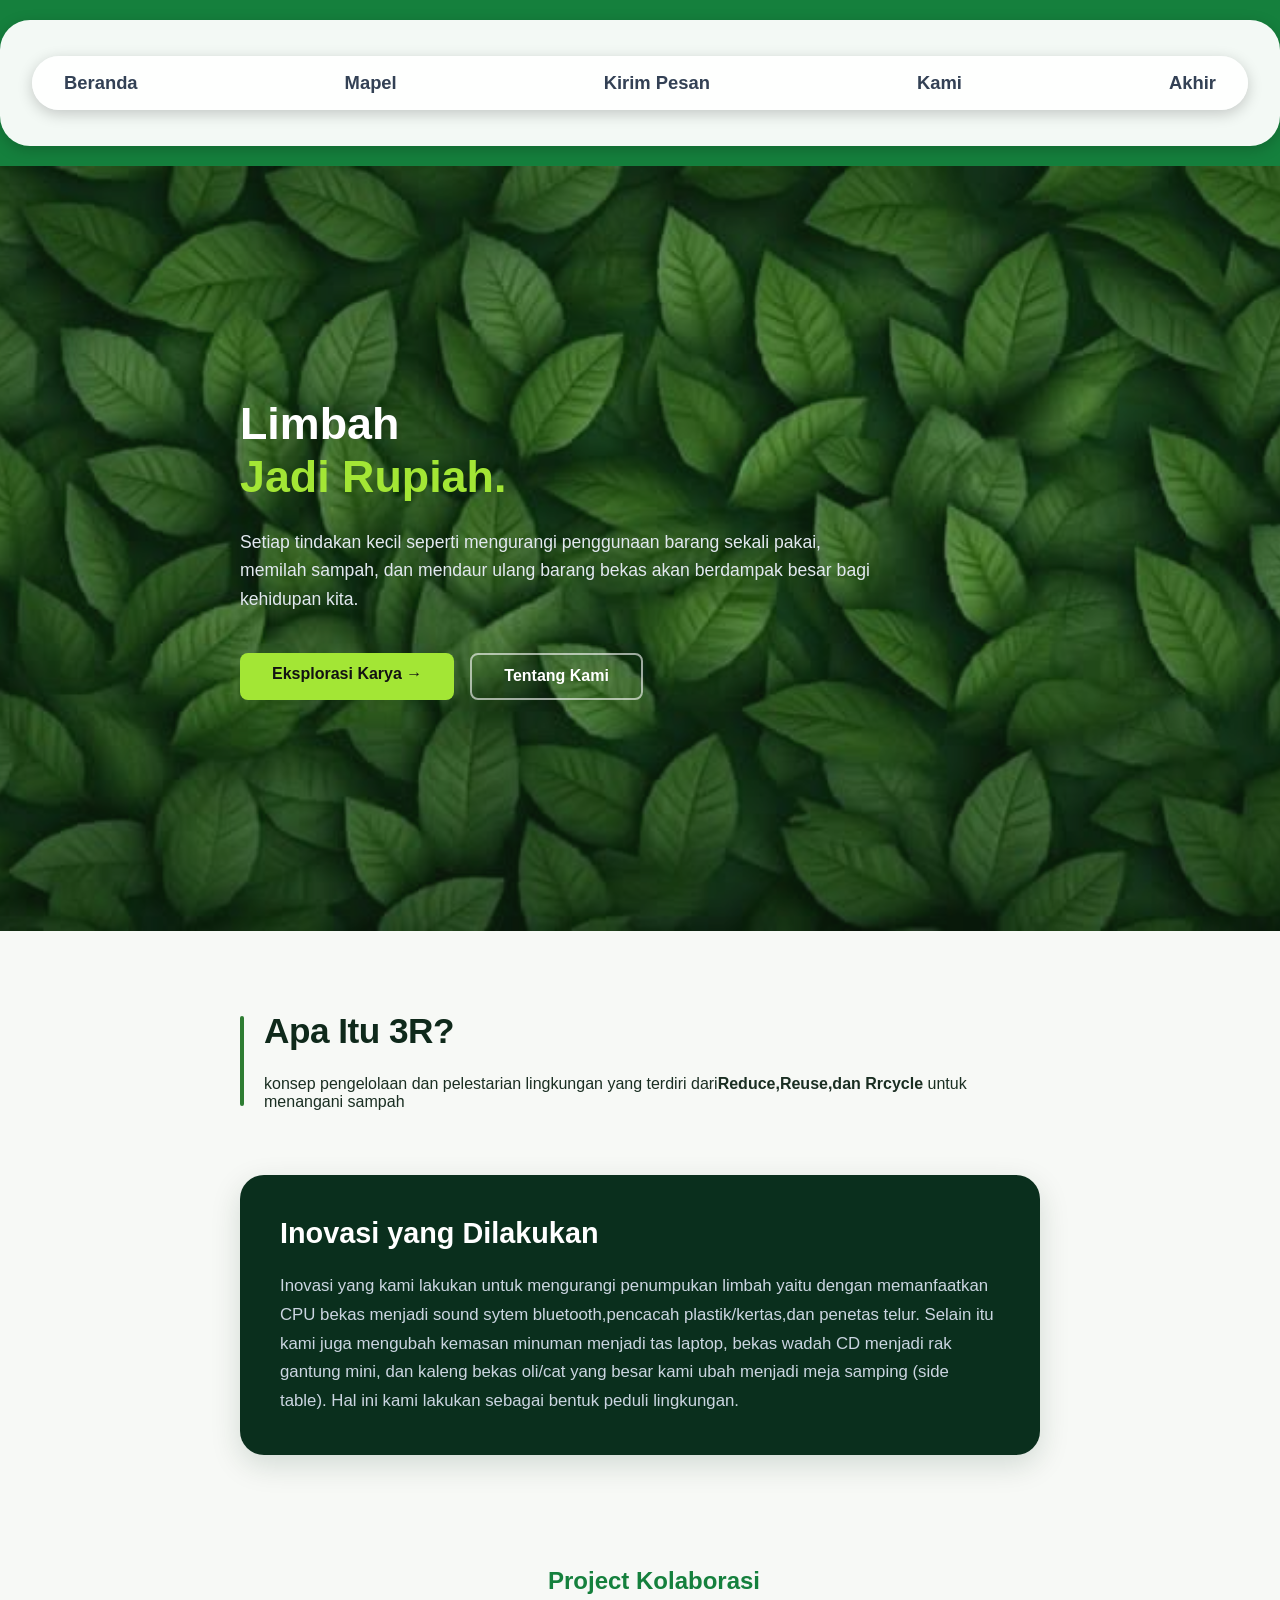
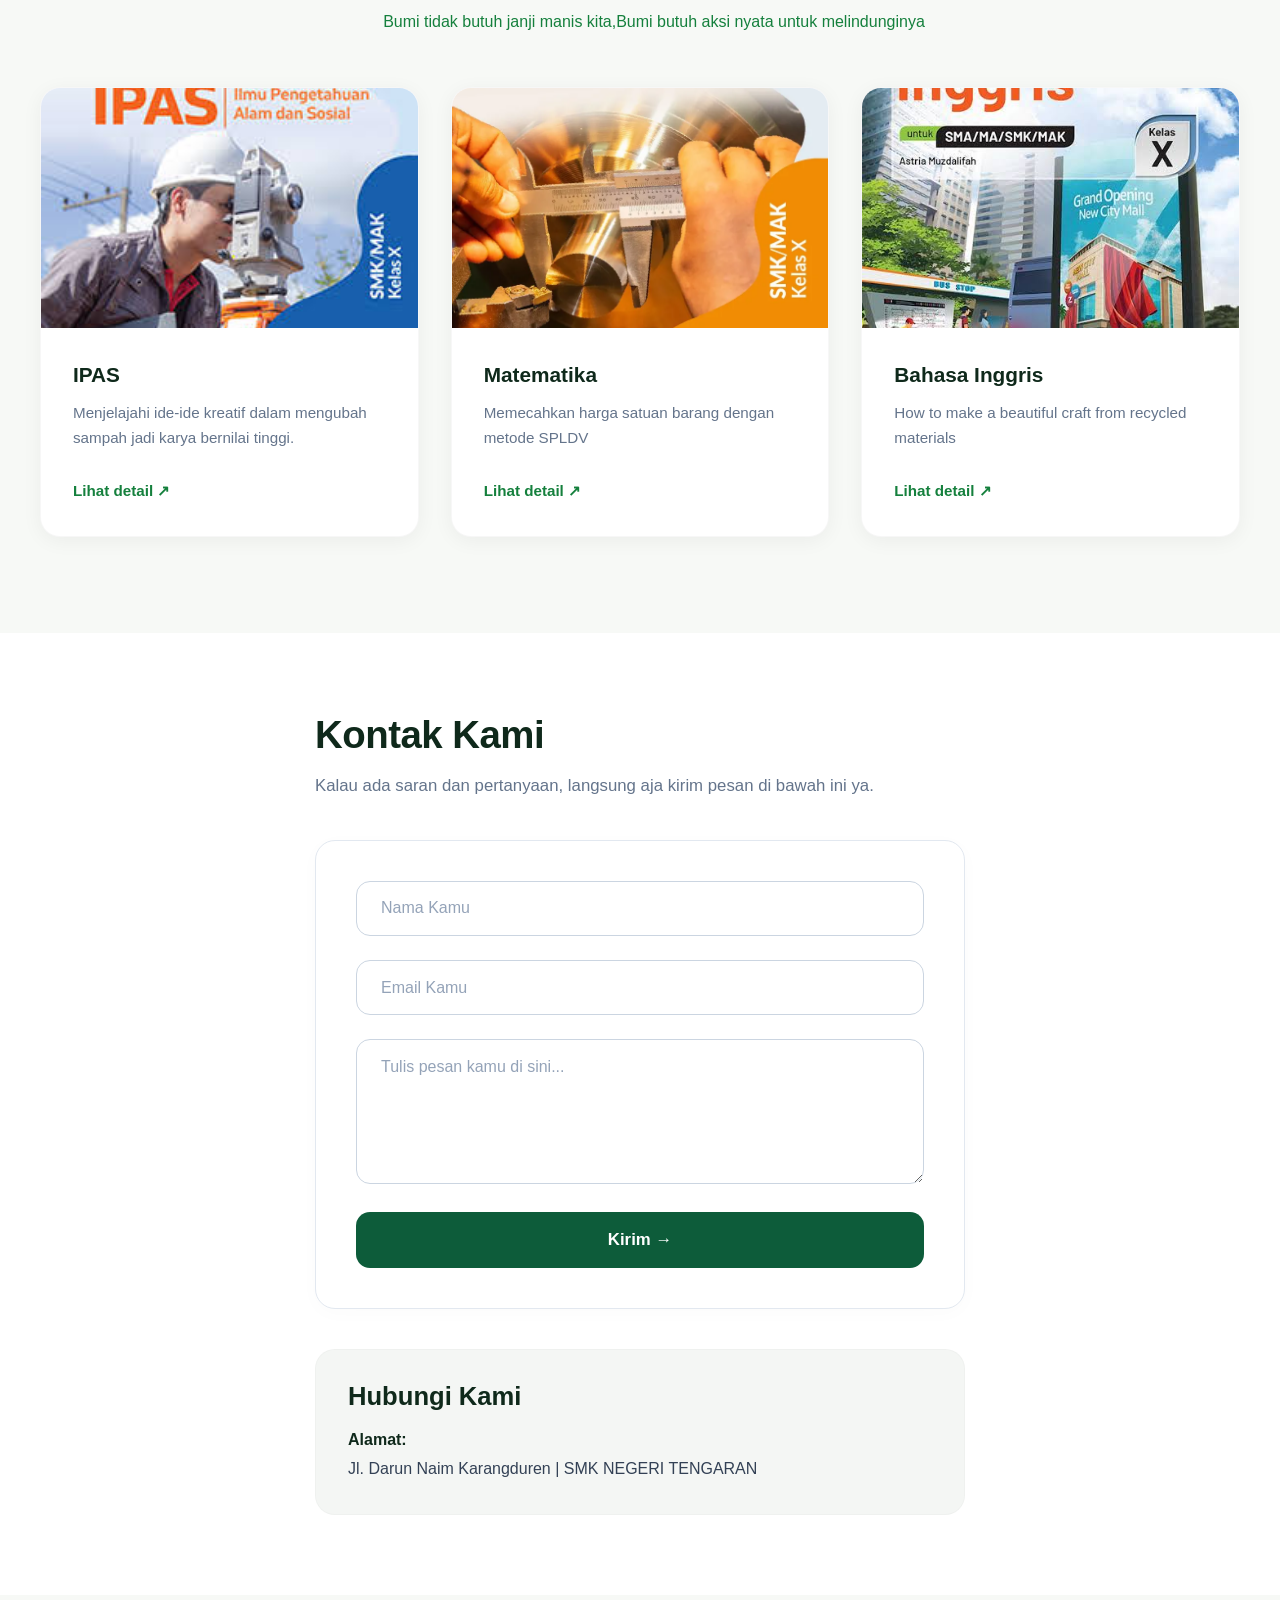
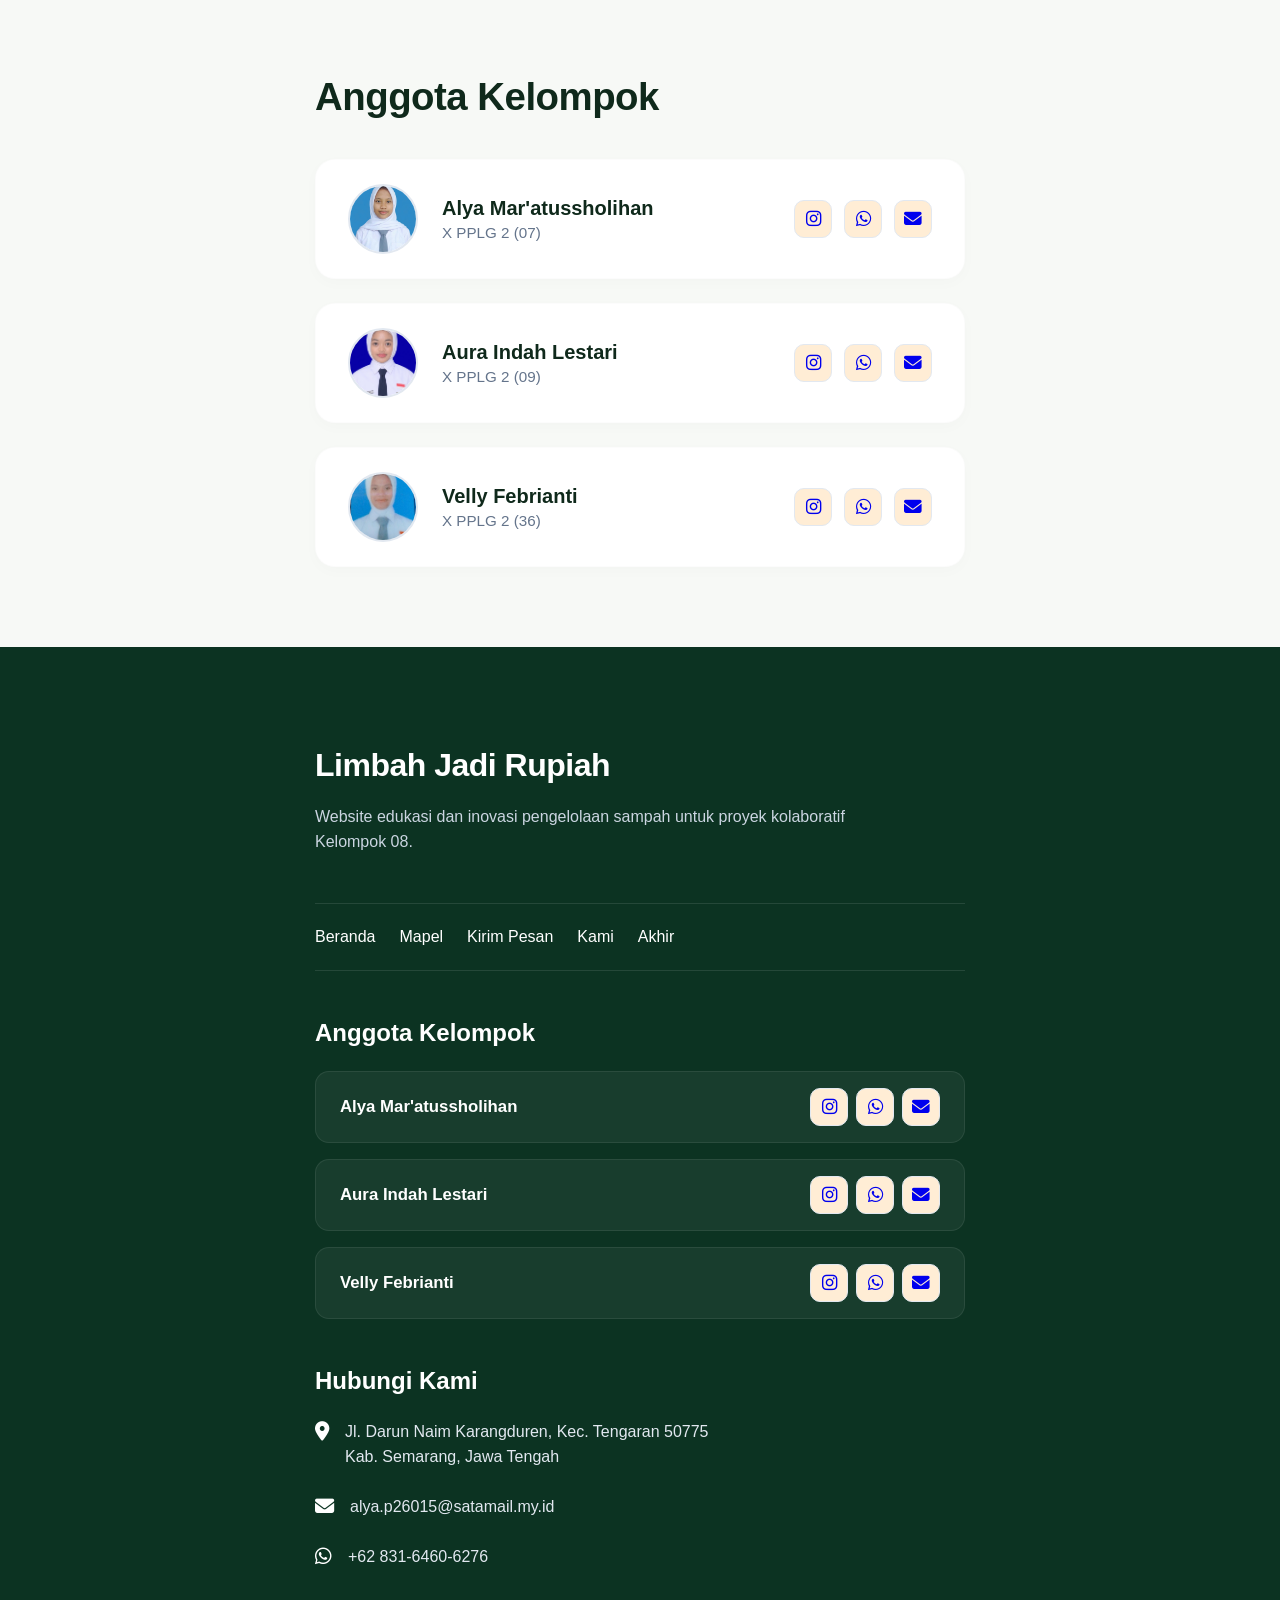
<file: index.html>
<!DOCTYPE html>
<html lang="id">
<head>
    <meta charset="UTF-8">
    <meta name="viewport" content="width=device-width, initial-scale=1.0">
    <title>JadiRupiah- EcoCycle</title>
    <link rel="stylesheet" href="style.css">
    <link rel="stylesheet" href="https://cdnjs.cloudflare.com/ajax/libs/font-awesome/6.7.2/css/all.min.css">
</head>
<body>

    <!-- Header / Navigasi -->
    <header class="navbar" id="beranda">
            
                <!-- Daftar Link Menu -->
                <nav class="navbar">
                    <a href="#beranda" class="popup-item">Beranda</a>
                    <a href="#mapel" class="popup-item">Mapel </a>
                    <a href="#kontak" class="popup-item">Kirim Pesan</a>
                    <a href="#datadiri" class="popup-item">Kami</a>
                    <a href="#akhir" class="popup-item">Akhir</a>
                </nav>
   </header>

    <!-- Hero Section -->
    <section class="hero-section">
        <div class="hero-overlay"></div>
        <div class="hero-content">
            
            <h1 class="hero-title">
                Limbah<br>
                <span class="highlight-text">Jadi Rupiah.</span>
            </h1>

            <p class="hero-description">Setiap tindakan kecil seperti mengurangi penggunaan barang sekali pakai, memilah sampah, dan mendaur ulang barang bekas akan berdampak besar bagi kehidupan kita.</p>

            <div class="hero-buttons">
                <a href="ipas.html" class="btn btn-primary">Eksplorasi Karya &rarr;</a>
                <a href="#datadiri" class="btn btn-secondary">Tentang Kami</a>
            </div>

        </div>
    </section>

    <!-- Section Permasalahan & Solusi -->
    <section class="content-section">
        <div class="container">
            
            <!-- Blok Permasalahan Utama -->
            <div class="problem-block">
                <h2 class="section-title">Apa Itu 3R?</h2>
                <p class="problem-text">
                 <p>konsep pengelolaan dan pelestarian lingkungan yang terdiri dari<strong>Reduce,Reuse,dan Rrcycle</strong> untuk menangani sampah</p>   
                </p>
            </div>

            <!-- Blok Analisis Penyelesaian Masalah -->
            <div class="solution-card">
                <h3 class="card-title">Inovasi yang Dilakukan</h3>
                <p class="card-text">
                   Inovasi yang kami lakukan untuk mengurangi penumpukan limbah yaitu dengan memanfaatkan CPU bekas menjadi sound sytem bluetooth,pencacah plastik/kertas,dan penetas telur. Selain itu kami juga mengubah kemasan minuman menjadi tas laptop, bekas wadah CD menjadi rak gantung mini, dan kaleng bekas oli/cat yang besar kami ubah menjadi meja samping (side table). Hal ini kami lakukan sebagai bentuk peduli lingkungan.
                </p>
            </div>

        </div>
    </section>

    <!-- Section Galeri Karya -->
    <section class="gallery-section" id="mapel">
        <div class="gallery-container">
            
            <!-- Header Galeri -->
            <div class="gallery-header">
                <h1>Project Kolaborasi</h1>
                <br>
                <p>Bumi tidak butuh janji manis kita,Bumi butuh aksi nyata untuk melindunginya</p>
            </div>

            <!-- Grid Layout -->
            <div class="gallery-grid">
                
                
                <div class="card">
                    <div class="card-image-wrapper">
                        <img src="IPAS.jpg" alt="IPAS" class="card-image">
                    </div>
                    <div class="card-body">
                        <h4 class="card-item-title">IPAS</h4>
                        <p class="card-item-text">Menjelajahi ide-ide kreatif dalam mengubah sampah jadi karya bernilai tinggi.</p>
                        <a href="ipas.html" class="card-link">Lihat detail &nearr;</a>
                    </div>
                </div>

                
                <div class="card">
                    <div class="card-image-wrapper">
                        <img src="MATEMATIKA.webp" alt="MATEMATIKA" class="card-image">
                    </div>
                    <div class="card-body">
                        <h4 class="card-item-title">Matematika</h4>
                        <p class="card-item-text">Memecahkan harga satuan barang dengan metode SPLDV</p>
                        <a href="mtk.html" class="card-link">Lihat detail &nearr;</a>
                    </div>
                </div>

                
                <div class="card">
                    <div class="card-image-wrapper">
                        <img src="BAHASA INGGRIS.jpg" alt="BAHASA INGGRIS" class="card-image">
                    </div>
                    <div class="card-body">
                        <h4 class="card-item-title">Bahasa Inggris</h4>
                        <p class="card-item-text">How to make a beautiful craft from recycled materials</p>
                        <a href="inggris.html" class="card-link">Lihat detail &nearr;</a>
                    </div>
                </div>
        </div>
    </section>


    <!-- Section Kontak Kami -->
    
    <section class="contact-section">
        <div class="contact-container">
            
            <!-- Judul Deskripsi -->
            <div class="contact-header">
                <h2 class="contact-title">Kontak Kami</h2>
                <p class="contact-subtitle">Kalau ada saran dan pertanyaan, langsung aja kirim pesan di bawah ini ya.</p>
            </div>

            <!-- Formulir Kontak -->
            <form class="contact-form" onsubmit="return false;" id="kontak">
                <div class="form-group">
                    <input type="text" id="name" placeholder="Nama Kamu" required class="form-input">
                </div>
                
                <div class="form-group">
                    <input type="email" id="email" placeholder="Email Kamu" required class="form-input">
                </div>
                
                <div class="form-group">
                    <textarea id="message" rows="6" placeholder="Tulis pesan kamu di sini..." required class="form-input textarea-input"></textarea>
                </div>
                
                <button type="submit" class="btn-kirim">
                    Kirim &rarr;
                </button>
            </form>

            <!-- Informasi Kontak Tambahan -->
            <div class="info-card">
                <h3 class="info-title">Hubungi Kami</h3>
                <div class="info-item">
                    <strong>Alamat:</strong>
                    <p>Jl. Darun Naim Karangduren | SMK NEGERI TENGARAN</p>
                </div>
            </div>

        </div>
    </section>

    <!-- Section Anggota Kelompok -->
    <section class="team-section" id="datadiri">
        <div class="team-container">
            
            <h2 class="team-section-title">Anggota Kelompok</h2>

            <div class="team-list">
                
                <!-- Anggota 1 -->
                <div class="member-card">
                    <div class="member-info">
                        <div class="avatar-wrapper">
                            <!-- Ganti placeholder.jpg dengan foto asli -->
                            <img src="alyamar.jpg" alt="Alya Mar'atussholihan" class="member-avatar">
                        </div>
                        <div class="member-detail">
                            <h4 class="member-name">Alya Mar'atussholihan</h4>
                            <p class="member-class">X PPLG 2 (07)</p>
                        </div>
                    </div>
                    <div class="member-socials">
                        <a href="https://www.instagram.com/allyeeyys?rpxt=ZHNoNG5jMzJnc3Jv" class="social-icon" aria-label="Instagram" target="_blank">
                        <i class="fab fa-instagram"></i></a>
                        <a href="https://wa.link/683gnc" class="social-icon" aria-label="WhatsApp"> <i class="fab fa-whatsapp"></i></a>
                        <a href="mailto:alya.p26015@satamail.may.id" class="social-icon" aria-label="Email"><i class="fas fa-envelope"></i></a>
                    </div>
                </div>

                <!-- Anggota 2 -->
                <div class="member-card">
                    <div class="member-info">
                        <div class="avatar-wrapper">
                            <img src="auraindah.jpg" alt="Aura Indah Lestari" class="member-avatar">
                        </div>
                        <div class="member-detail">
                            <h4 class="member-name">Aura Indah Lestari</h4>
                            <p class="member-class">X PPLG 2 (09)</p>
                        </div>
                    </div>
                    <div class="member-socials">
                        <a href="https://www.instagram.com/aurindhlstr_?rpxt=aTluaGZzZTNka2t0" class="social-icon" aria-label="Instagram"><i class="fab fa-instagram"></i></a>
                        <a href="https://wa.link/bvyb93" class="social-icon" aria-label="WhatsApp"><i class="fab fa-whatsapp"></i></a>
                        <a href="mailto:aura.p26031@satamail.may.id" class="social-icon" aria-label="Email"><i class="fas fa-envelope"></i></a>
                    </div>
                </div>

                <!-- Anggota 3 -->
                <div class="member-card">
                    <div class="member-info">
                        <div class="avatar-wrapper">
                            <img src="VELLY.jpeg" alt="Velly Febrianti" class="member-avatar">
                        </div>
                        <div class="member-detail">
                            <h4 class="member-name">Velly Febrianti</h4>
                            <p class="member-class">X PPLG 2 (36)</p>
                        </div>
                    </div>
                    <div class="member-socials">
                        <a href="https://www.instagram.com/vellzz48?xtok=bDFvdmV5bmt6cml3" class="social-icon" aria-label="Instagram">
                        <i class="fab fa-instagram"></i></a>
                        <a href="https://wa.me/62895383135930" class="social-icon" aria-label="WhatsApp"><i class="fab fa-whatsapp"></i></a>
                        <a href="mailto:velly.p26136@satamail.may.id" class="social-icon" aria-label="Email"><i class="fas fa-envelope"></i></a>
                    </div>
                </div>

            </div>

        </div>
    </section>

    <!-- Footer Section -->
    <footer class="site-footer" id="akhir">
        <div class="footer-container">
            
            <!-- Identitas Website -->
            <div class="footer-brand">
                <div class="footer-logo-box">
                    
                </div>
                <h3 class="footer-brand-title">Limbah Jadi Rupiah</h3>
                <p class="footer-brand-desc">
                    Website edukasi dan inovasi pengelolaan sampah untuk proyek kolaboratif Kelompok 08.
                </p>
            </div>

            <!-- Menu Navigasi Singkat -->
            <div class="footer-nav">
                <a href="#beranda" class="footer-nav-link">Beranda</a>
                <a href="#mapel" class="footer-nav-link">Mapel </a>
                <a href="#kontak" class="footer-nav-link">Kirim Pesan</a>
                <a href="#datadiri" class="footer-nav-link">Kami</a>
                <a href="#akhir" class="footer-nav-link">Akhir</a> 
            </div>

            <!-- Ringkasan Anggota Kelompok -->
            <div class="footer-team">
                <h4 class="footer-section-heading">Anggota Kelompok</h4>
                <div class="footer-member-list">
                    
                    <!-- Anggota 1 -->
                    <div class="footer-member-row">
                        <span class="footer-member-name">Alya Mar'atussholihan</span>
                        <div class="footer-member-socials">
                            <a href="https://www.instagram.com/allyeeyys?rpxt=ZHNoNG5jMzJnc3Jv" class="social-icon" aria-label="Instagram">
                            <i class="fab fa-instagram"></i></a>
                            <a href="https://wa.link/683gnc" class="social-icon" aria-label="WhatsApp"><i class="fab fa-whatsapp"></i></a>
                            <a href="mailto:alya.p26015@satamail.may.id" class="social-icon" aria-label="Email"><i class="fas fa-envelope"></i></a>
                        </div>
                    </div>

                    <!-- Anggota 2 -->
                    <div class="footer-member-row">
                        <span class="footer-member-name">Aura Indah Lestari</span>
                        <div class="footer-member-socials">
                            <a href="https://www.instagram.com/aurindhlstr_?rpxt=aTluaGZzZTNka2t0" class="social-icon" aria-label="Instagram">
                            <i class="fab fa-instagram"></i></a>
                            <a href="https://wa.link/bvyb93" class="social-icon" aria-label="WhatsApp"><i class="fab fa-whatsapp"></i></a>
                            <a href="mailto:aura.p26031@satamail.may.id" class="social-icon" aria-label="Email"><i class="fas fa-envelope"></i></a>
                        </div>
                    </div>

                    <!-- Anggota 3 -->
                    <div class="footer-member-row">
                        <span class="footer-member-name">Velly Febrianti</span>
                        <div class="footer-member-socials">
                            <a href="https://www.instagram.com/vellzz48?xtok=bDFvdmV5bmt6cml3" class="social-icon" aria-label="Instagram">
                            <i class="fab fa-instagram"></i></a>
                            <a href="https://wa.me/62895383135930" class="social-icon" aria-label="WhatsApp"><i class="fab fa-whatsapp"></i></a>
                            <a href="mailto:velly.p26136@satamail.may.id" class="social-icon" aria-label="Email"><i class="fas fa-envelope"></i></a>
                        </div>
                    </div>

                </div>
            </div>

            <!-- Informasi Kontak Lengkap -->
            <div class="footer-contact">
                <h4 class="footer-section-heading">Hubungi Kami</h4>
                <ul class="footer-contact-list">
                    <li class="footer-contact-item">
                        <span class="contact-icon"><i class="fa-solid fa-location-dot"></i></span>
                        <p class="contact-text">Jl. Darun Naim Karangduren, Kec. Tengaran 50775<br>Kab. Semarang, Jawa Tengah</p>
                    </li>
                    <li class="footer-contact-item">
                        <span class="contact-icon"><i class="fas fa-envelope"></i></span>
                        <p class="contact-text"><a href="mailto:alya.p26015@satamail.my.id" class="contact-link">alya.p26015@satamail.my.id</a></p>
                    </li>
                    <li class="footer-contact-item">
                        <span class="contact-icon"><i class="fab fa-whatsapp"></i></span>
                        <p class="contact-text"><a href="https://wa.link/683gnc" target="_blank" class="contact-link">+62 831-6460-6276</a></p>
                    </li>
                </ul>
            </div>

        </div>
    </footer>

</body>
</html>
</file>
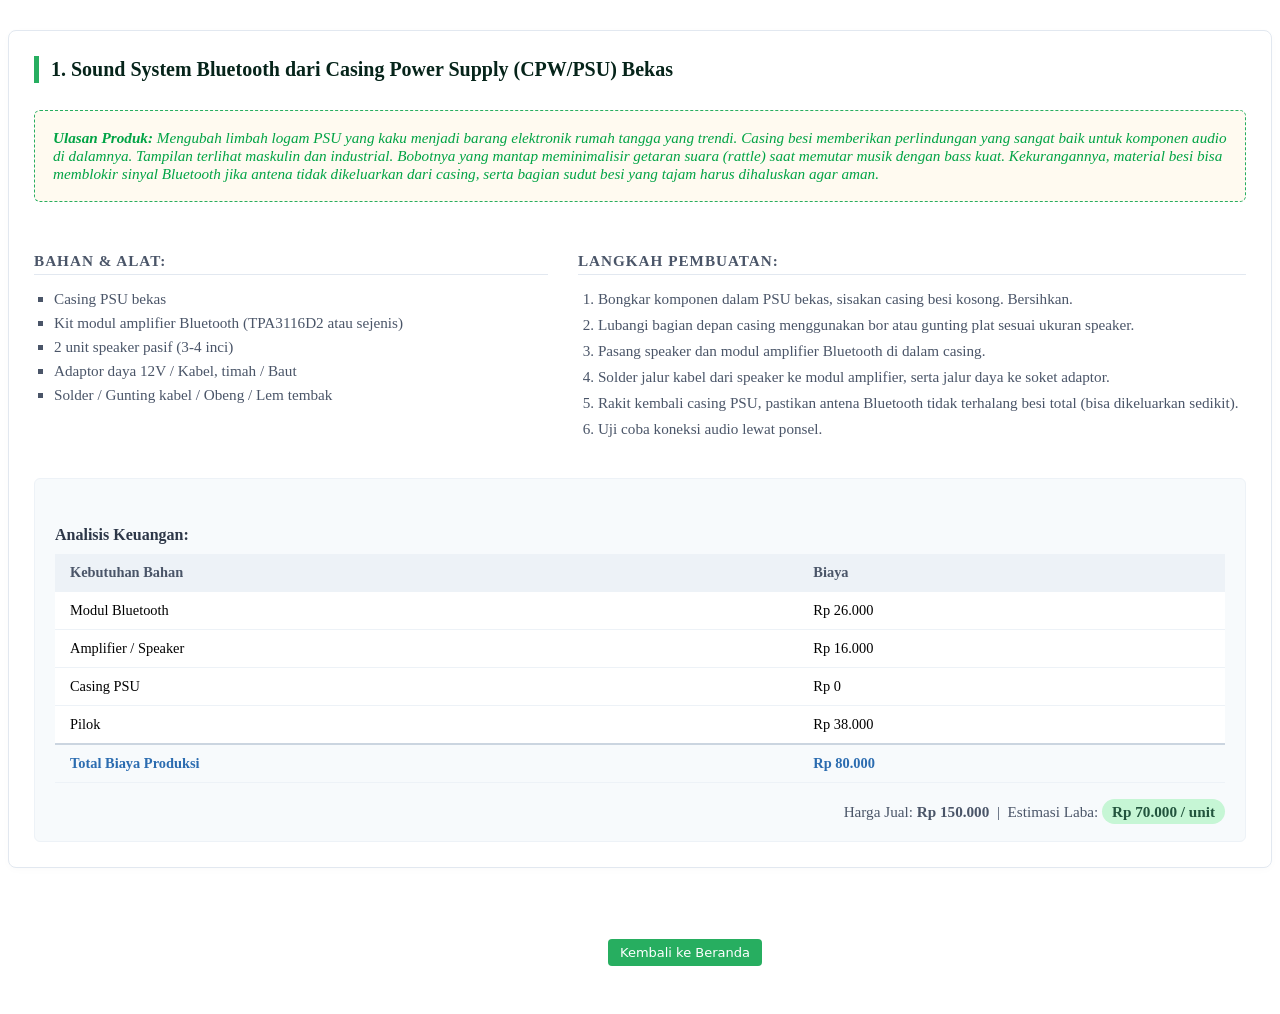
<file: 1.html>
<!DOCTYPE html>
<html lang="en">
<head>
    <meta charset="UTF-8">
    <meta name="viewport" content="width=device-width, initial-scale=1.0">
    <title>Document</title>
    <link rel="stylesheet" href="produk.css" />
</head>
<body>
    <!-- KARTU PRODUK 1 -->
            <article class="product-card">
                <h4>1. Sound System Bluetooth dari Casing Power Supply (CPW/PSU) Bekas</h4>
                <p class="review"><strong>Ulasan Produk:</strong> Mengubah limbah logam PSU yang kaku menjadi barang elektronik rumah tangga yang trendi. Casing besi memberikan perlindungan yang sangat baik untuk komponen audio di dalamnya. Tampilan terlihat maskulin dan industrial. Bobotnya yang mantap meminimalisir getaran suara (rattle) saat memutar musik dengan bass kuat. Kekurangannya, material besi bisa memblokir sinyal Bluetooth jika antena tidak dikeluarkan dari casing, serta bagian sudut besi yang tajam harus dihaluskan agar aman.</p>
                
                <div class="grid-2col">
                    <div>
                        <h5>Bahan & Alat:</h5>
                        <ul class="item-list">
                            <li>Casing PSU bekas</li>
                            <li>Kit modul amplifier Bluetooth (TPA3116D2 atau sejenis)</li>
                            <li>2 unit speaker pasif (3-4 inci)</li>
                            <li>Adaptor daya 12V / Kabel, timah / Baut</li>
                            <li>Solder / Gunting kabel / Obeng / Lem tembak</li>
                        </ul>
                    </div>
                    <div>
                        <h5>Langkah Pembuatan:</h5>
                        <ol class="step-list">
                            <li>Bongkar komponen dalam PSU bekas, sisakan casing besi kosong. Bersihkan.</li>
                            <li>Lubangi bagian depan casing menggunakan bor atau gunting plat sesuai ukuran speaker.</li>
                            <li>Pasang speaker dan modul amplifier Bluetooth di dalam casing.</li>
                            <li>Solder jalur kabel dari speaker ke modul amplifier, serta jalur daya ke soket adaptor.</li>
                            <li>Rakit kembali casing PSU, pastikan antena Bluetooth tidak terhalang besi total (bisa dikeluarkan sedikit).</li>
                            <li>Uji coba koneksi audio lewat ponsel.</li>
                        </ol>
                    </div>
                </div>
                
                <div class="finance-area">
                    <h5>Analisis Keuangan:</h5>
                    <table class="finance-table">
                        <thead>
                            <tr>
                                <th>Kebutuhan Bahan</th>
                                <th>Biaya</th>
                            </tr>
                        </thead>
                        <tbody>
                            <tr><td>Modul Bluetooth</td><td>Rp 26.000</td></tr>
                            <tr><td>Amplifier / Speaker</td><td>Rp 16.000</td></tr>
                            <tr><td>Casing PSU</td><td>Rp 0</td></tr>
                            <tr><td>Pilok</td><td>Rp 38.000</td></tr>
                            <tr class="total-row"><td>Total Biaya Produksi</td><td>Rp 80.000</td></tr>
                        </tbody>
                    </table>
                    <div class="summary-finance">
                        Harga Jual: <strong>Rp 150.000</strong> &nbsp;|&nbsp; Estimasi Laba: <span class="profit-tag">Rp 70.000 / unit</span>
                    </div>
                </div>
            </article>   
        <br>
        <br>
    <a href="ipas.html" class="btn-beranda">Kembali ke Beranda</a>
</style>
</body>
</html>
</file>
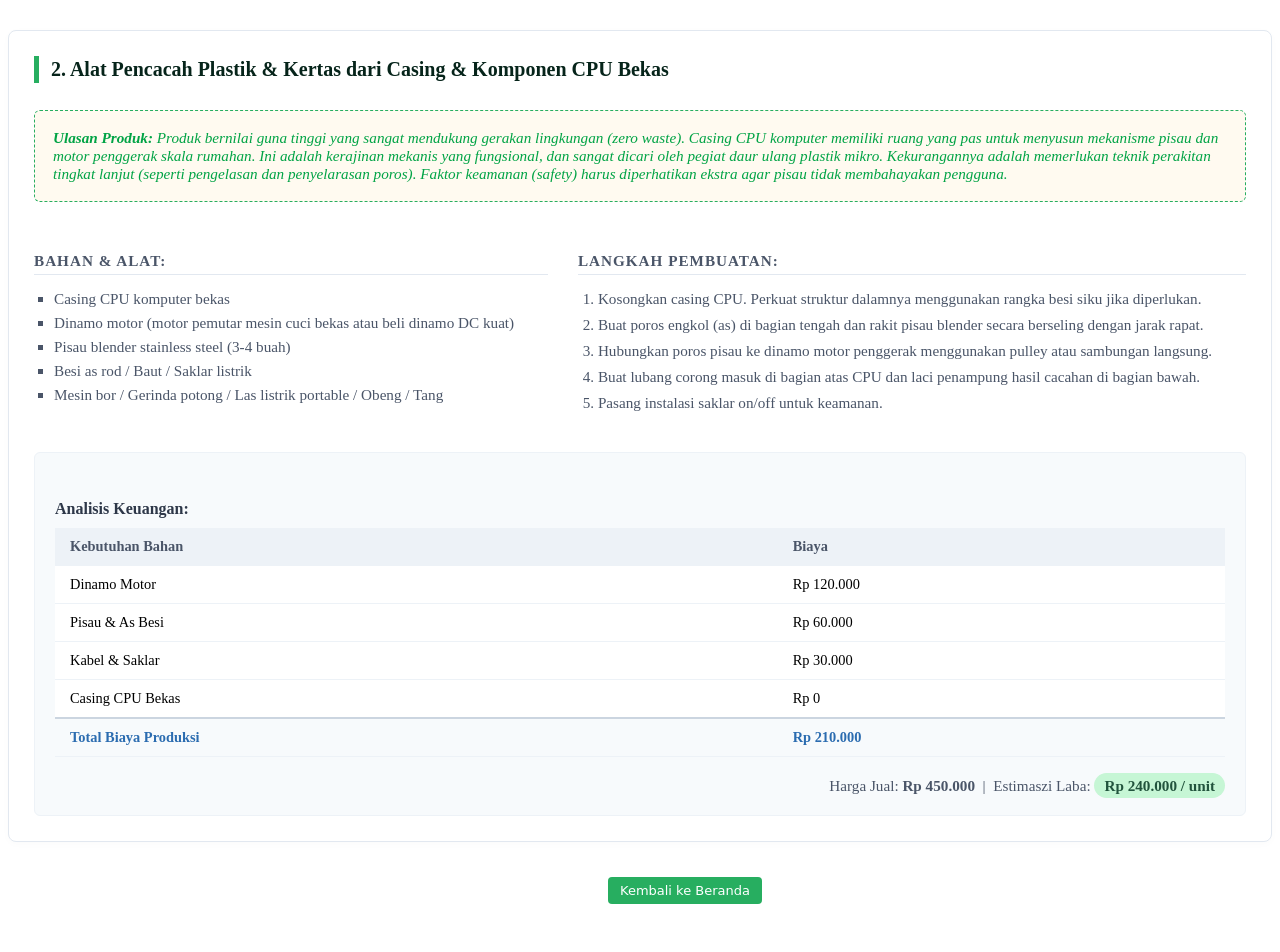
<file: 2.html>
<!DOCTYPE html>
<html lang="en">
<head>
    <meta charset="UTF-8">
    <meta name="viewport" content="width=device-width, initial-scale=1.0">
    <title>Document</title>
    <link rel="stylesheet" href="produk.css" />
</head>
<body>
   <!-- KARTU PRODUK 2 -->
            <article class="product-card">
                <h4>2. Alat Pencacah Plastik & Kertas dari Casing & Komponen CPU Bekas</h4>
                <p class="review"><strong>Ulasan Produk:</strong> Produk bernilai guna tinggi yang sangat mendukung gerakan lingkungan (zero waste). Casing CPU komputer memiliki ruang yang pas untuk menyusun mekanisme pisau dan motor penggerak skala rumahan. Ini adalah kerajinan mekanis yang fungsional, dan sangat dicari oleh pegiat daur ulang plastik mikro. Kekurangannya adalah memerlukan teknik perakitan tingkat lanjut (seperti pengelasan dan penyelarasan poros). Faktor keamanan (safety) harus diperhatikan ekstra agar pisau tidak membahayakan pengguna.</p>
                
                <div class="grid-2col">
                    <div>
                        <h5>Bahan & Alat:</h5>
                        <ul class="item-list">
                            <li>Casing CPU komputer bekas</li>
                            <li>Dinamo motor (motor pemutar mesin cuci bekas atau beli dinamo DC kuat)</li>
                            <li>Pisau blender stainless steel (3-4 buah)</li>
                            <li>Besi as rod / Baut / Saklar listrik</li>
                            <li>Mesin bor / Gerinda potong / Las listrik portable / Obeng / Tang</li>
                        </ul>
                    </div>
                    <div>
                        <h5>Langkah Pembuatan:</h5>
                        <ol class="step-list">
                            <li>Kosongkan casing CPU. Perkuat struktur dalamnya menggunakan rangka besi siku jika diperlukan.</li>
                            <li>Buat poros engkol (as) di bagian tengah dan rakit pisau blender secara berseling dengan jarak rapat.</li>
                            <li>Hubungkan poros pisau ke dinamo motor penggerak menggunakan pulley atau sambungan langsung.</li>
                            <li>Buat lubang corong masuk di bagian atas CPU dan laci penampung hasil cacahan di bagian bawah.</li>
                            <li>Pasang instalasi saklar on/off untuk keamanan.</li>
                        </ol>
                    </div>
                </div>
                
                <div class="finance-area">
                    <h5>Analisis Keuangan:</h5>
                    <table class="finance-table">
                        <thead>
                            <tr>
                                <th>Kebutuhan Bahan</th>
                                <th>Biaya</th>
                            </tr>
                        </thead>
                        <tbody>
                            <tr><td>Dinamo Motor</td><td>Rp 120.000</td></tr>
                            <tr><td>Pisau & As Besi</td><td>Rp 60.000</td></tr>
                            <tr><td>Kabel & Saklar</td><td>Rp 30.000</td></tr>
                            <tr><td>Casing CPU Bekas</td><td>Rp 0</td></tr>
                            <tr class="total-row"><td>Total Biaya Produksi</td><td>Rp 210.000</td></tr>
                        </tbody>
                    </table>
                    <div class="summary-finance">
                        Harga Jual: <strong>Rp 450.000</strong> &nbsp;|&nbsp; Estimaszi Laba: <span class="profit-tag">Rp 240.000 / unit</span>
                    </div>
                </div>
            </article>

            <a href="ipas.html" class="btn-beranda">Kembali ke Beranda</a>
</body>
</html>
</file>
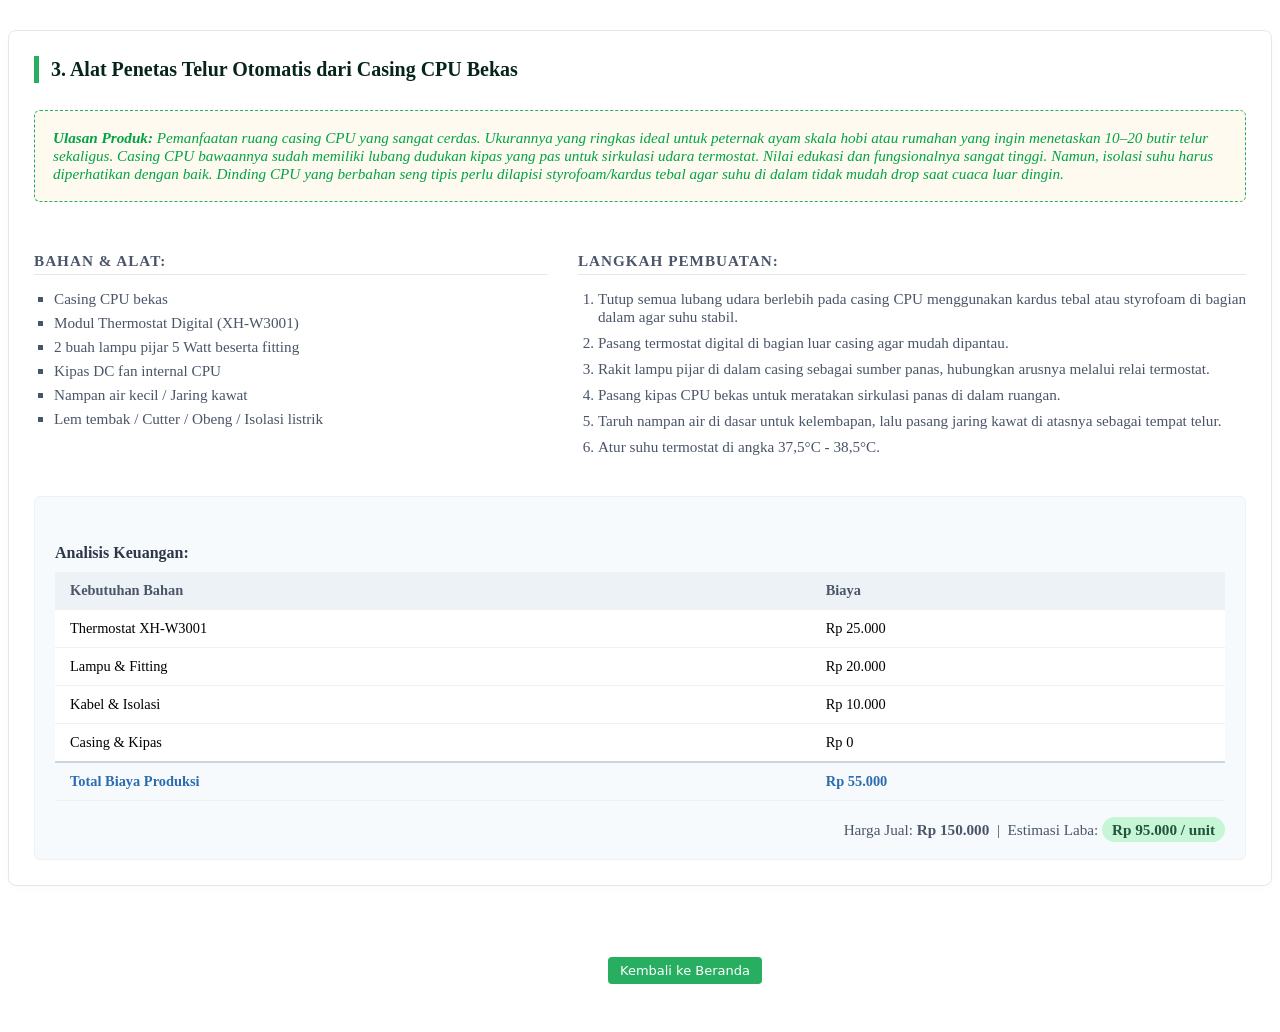
<file: 3.html>
<!DOCTYPE html>
<html lang="en">
<head>
    <meta charset="UTF-8">
    <meta name="viewport" content="width=device-width, initial-scale=1.0">
    <title>Document</title>
    <link rel="stylesheet" href="produk.css" />
</head>
<body>
   <!-- KARTU PRODUK 3 -->
            <article class="product-card">
                <h4>3. Alat Penetas Telur Otomatis dari Casing CPU Bekas</h4>
                <p class="review"><strong>Ulasan Produk:</strong> Pemanfaatan ruang casing CPU yang sangat cerdas. Ukurannya yang ringkas ideal untuk peternak ayam skala hobi atau rumahan yang ingin menetaskan 10–20 butir telur sekaligus. Casing CPU bawaannya sudah memiliki lubang dudukan kipas yang pas untuk sirkulasi udara termostat. Nilai edukasi dan fungsionalnya sangat tinggi. Namun, isolasi suhu harus diperhatikan dengan baik. Dinding CPU yang berbahan seng tipis perlu dilapisi styrofoam/kardus tebal agar suhu di dalam tidak mudah drop saat cuaca luar dingin.</p>
                
                <div class="grid-2col">
                    <div>
                        <h5>Bahan & Alat:</h5>
                        <ul class="item-list">
                            <li>Casing CPU bekas</li>
                            <li>Modul Thermostat Digital (XH-W3001)</li>
                            <li>2 buah lampu pijar 5 Watt beserta fitting</li>
                            <li>Kipas DC fan internal CPU</li>
                            <li>Nampan air kecil / Jaring kawat</li>
                            <li>Lem tembak / Cutter / Obeng / Isolasi listrik</li>
                        </ul>
                    </div>
                    <div>
                        <h5>Langkah Pembuatan:</h5>
                        <ol class="step-list">
                            <li>Tutup semua lubang udara berlebih pada casing CPU menggunakan kardus tebal atau styrofoam di bagian dalam agar suhu stabil.</li>
                            <li>Pasang termostat digital di bagian luar casing agar mudah dipantau.</li>
                            <li>Rakit lampu pijar di dalam casing sebagai sumber panas, hubungkan arusnya melalui relai termostat.</li>
                            <li>Pasang kipas CPU bekas untuk meratakan sirkulasi panas di dalam ruangan.</li>
                            <li>Taruh nampan air di dasar untuk kelembapan, lalu pasang jaring kawat di atasnya sebagai tempat telur.</li>
                            <li>Atur suhu termostat di angka 37,5°C - 38,5°C.</li>
                        </ol>
                    </div>
                </div>
                
                <div class="finance-area">
                    <h5>Analisis Keuangan:</h5>
                    <table class="finance-table">
                        <thead>
                            <tr>
                                <th>Kebutuhan Bahan</th>
                                <th>Biaya</th>
                            </tr>
                        </thead>
                        <tbody>
                            <tr><td>Thermostat XH-W3001</td><td>Rp 25.000</td></tr>
                            <tr><td>Lampu & Fitting</td><td>Rp 20.000</td></tr>
                            <tr><td>Kabel & Isolasi</td><td>Rp 10.000</td></tr>
                            <tr><td>Casing & Kipas</td><td>Rp 0</td></tr>
                            <tr class="total-row"><td>Total Biaya Produksi</td><td>Rp 55.000</td></tr>
                        </tbody>
                    </table>
                    <div class="summary-finance">
                        Harga Jual: <strong>Rp 150.000</strong> &nbsp;|&nbsp; Estimasi Laba: <span class="profit-tag">Rp 95.000 / unit</span>
                    </div>
                </div>
                </article>
                <br>
                <br>
                 <a href="ipas.html" class="btn-beranda">Kembali ke Beranda</a>
</body>
</html>
</file>
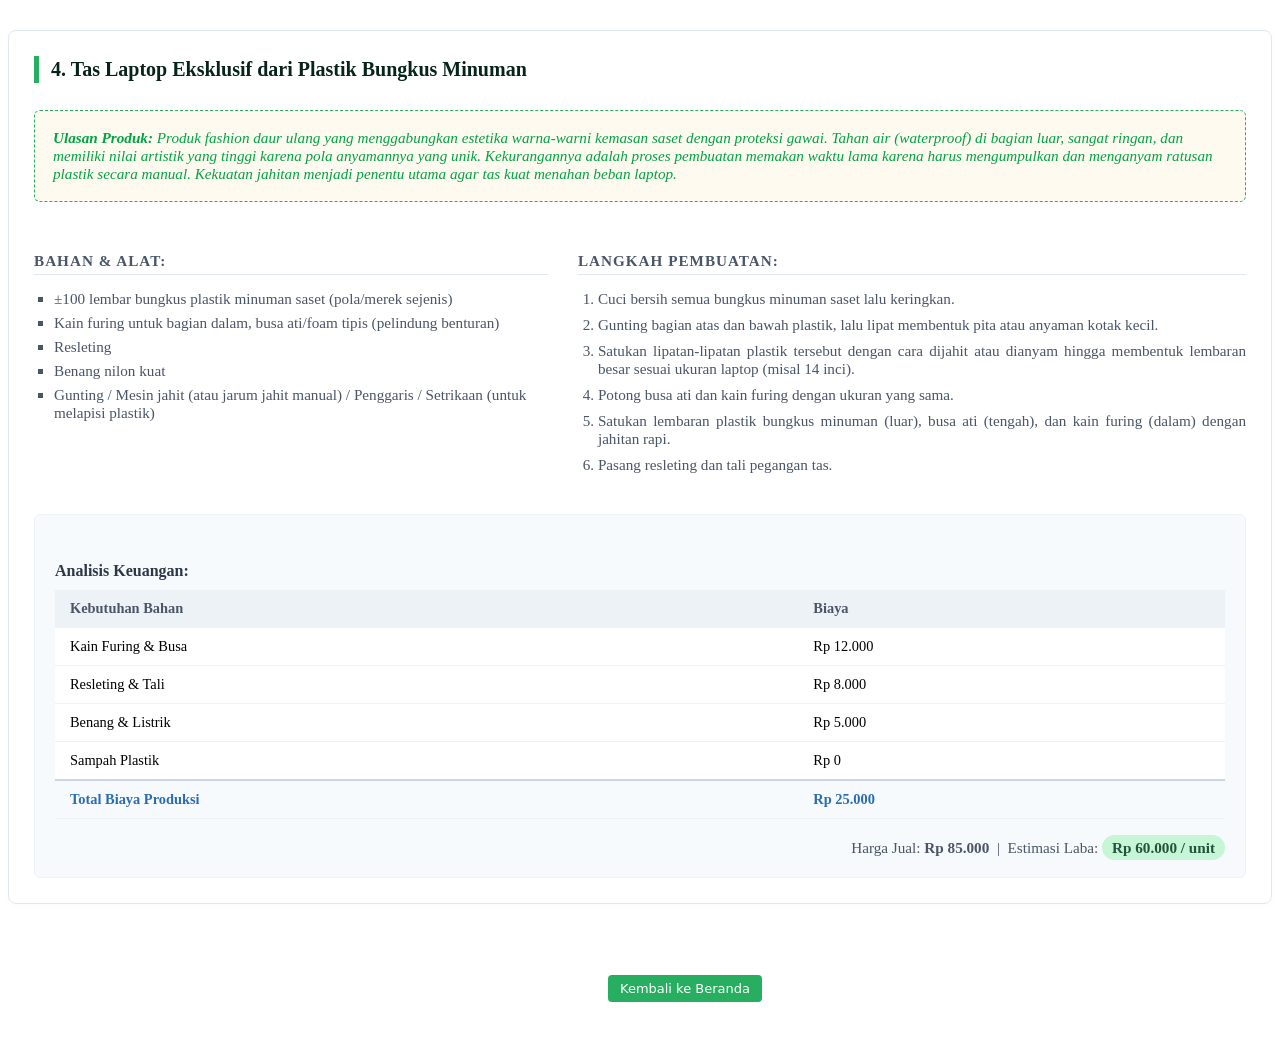
<file: 4.html>
<!DOCTYPE html>
<html lang="en">
<head>
    <meta charset="UTF-8">
    <meta name="viewport" content="width=device-width, initial-scale=1.0">
    <title>Document</title>
    <link rel="stylesheet" href="produk.css" />
</head>
<body>
   <!-- KARTU PRODUK 4 -->
            <article class="product-card">
                <h4>4. Tas Laptop Eksklusif dari Plastik Bungkus Minuman</h4>
                <p class="review"><strong>Ulasan Produk:</strong> Produk fashion daur ulang yang menggabungkan estetika warna-warni kemasan saset dengan proteksi gawai. Tahan air (waterproof) di bagian luar, sangat ringan, dan memiliki nilai artistik yang tinggi karena pola anyamannya yang unik. Kekurangannya adalah proses pembuatan memakan waktu lama karena harus mengumpulkan dan menganyam ratusan plastik secara manual. Kekuatan jahitan menjadi penentu utama agar tas kuat menahan beban laptop.</p>
                
                <div class="grid-2col">
                    <div>
                        <h5>Bahan & Alat:</h5>
                        <ul class="item-list">
                            <li>±100 lembar bungkus plastik minuman saset (pola/merek sejenis)</li>
                            <li>Kain furing untuk bagian dalam, busa ati/foam tipis (pelindung benturan)</li>
                            <li>Resleting</li>
                            <li>Benang nilon kuat</li>
                            <li>Gunting / Mesin jahit (atau jarum jahit manual) / Penggaris / Setrikaan (untuk melapisi plastik)</li>
                        </ul>
                    </div>
                    <div>
                        <h5>Langkah Pembuatan:</h5>
                        <ol class="step-list">
                            <li>Cuci bersih semua bungkus minuman saset lalu keringkan.</li>
                            <li>Gunting bagian atas dan bawah plastik, lalu lipat membentuk pita atau anyaman kotak kecil.</li>
                            <li>Satukan lipatan-lipatan plastik tersebut dengan cara dijahit atau dianyam hingga membentuk lembaran besar sesuai ukuran laptop (misal 14 inci).</li>
                            <li>Potong busa ati dan kain furing dengan ukuran yang sama.</li>
                            <li>Satukan lembaran plastik bungkus minuman (luar), busa ati (tengah), dan kain furing (dalam) dengan jahitan rapi.</li>
                            <li>Pasang resleting dan tali pegangan tas.</li>
                        </ol>
                    </div>
                </div>
                
                <div class="finance-area">
                    <h5>Analisis Keuangan:</h5>
                    <table class="finance-table">
                        <thead>
                            <tr>
                                <th>Kebutuhan Bahan</th>
                                <th>Biaya</th>
                            </tr>
                        </thead>
                        <tbody>
                            <tr><td>Kain Furing & Busa</td><td>Rp 12.000</td></tr>
                            <tr><td>Resleting & Tali</td><td>Rp 8.000</td></tr>
                            <tr><td>Benang & Listrik</td><td>Rp 5.000</td></tr>
                            <tr><td>Sampah Plastik</td><td>Rp 0</td></tr>
                            <tr class="total-row"><td>Total Biaya Produksi</td><td>Rp 25.000</td></tr>
                        </tbody>
                    </table>
                    <div class="summary-finance">
                        Harga Jual: <strong>Rp 85.000</strong> &nbsp;|&nbsp; Estimasi Laba: <span class="profit-tag">Rp 60.000 / unit</span>
                    </div>
                </div>
            </article> 

            <br>
                <br>
                 <a href="ipas.html" class="btn-beranda">Kembali ke Beranda</a>
</body>
</html>
</file>
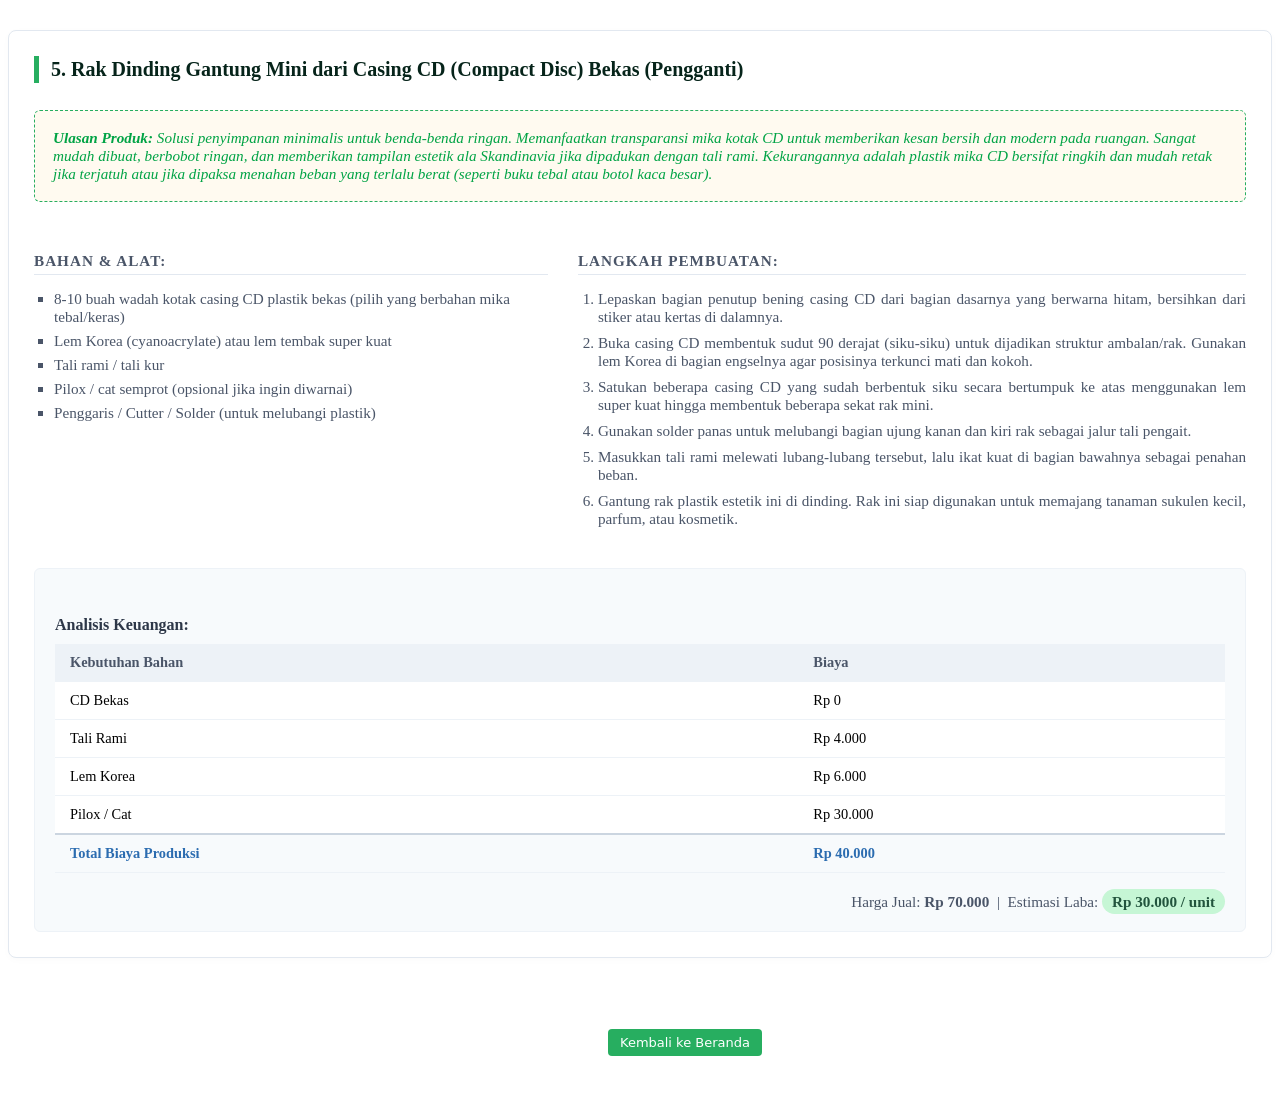
<file: 5.html>
<!DOCTYPE html>
<html lang="en">
<head>
    <meta charset="UTF-8">
    <meta name="viewport" content="width=device-width, initial-scale=1.0">
    <title>Document</title>
    <link rel="stylesheet" href="produk.css" />
</head>
<body>
    <!-- KARTU PRODUK 5 -->
            <article class="product-card">
                <h4>5. Rak Dinding Gantung Mini dari Casing CD (Compact Disc) Bekas (Pengganti)</h4>
                <p class="review"><strong>Ulasan Produk:</strong> Solusi penyimpanan minimalis untuk benda-benda ringan. Memanfaatkan transparansi mika kotak CD untuk memberikan kesan bersih dan modern pada ruangan. Sangat mudah dibuat, berbobot ringan, dan memberikan tampilan estetik ala Skandinavia jika dipadukan dengan tali rami. Kekurangannya adalah plastik mika CD bersifat ringkih dan mudah retak jika terjatuh atau jika dipaksa menahan beban yang terlalu berat (seperti buku tebal atau botol kaca besar).</p>
                
                <div class="grid-2col">
                    <div>
                        <h5>Bahan & Alat:</h5>
                        <ul class="item-list">
                            <li>8-10 buah wadah kotak casing CD plastik bekas (pilih yang berbahan mika tebal/keras)</li>
                            <li>Lem Korea (cyanoacrylate) atau lem tembak super kuat</li>
                            <li>Tali rami / tali kur</li>
                            <li>Pilox / cat semprot (opsional jika ingin diwarnai)</li>
                            <li>Penggaris / Cutter / Solder (untuk melubangi plastik)</li>
                        </ul>
                    </div>
                    <div>
                        <h5>Langkah Pembuatan:</h5>
                        <ol class="step-list">
                            <li>Lepaskan bagian penutup bening casing CD dari bagian dasarnya yang berwarna hitam, bersihkan dari stiker atau kertas di dalamnya.</li>
                            <li>Buka casing CD membentuk sudut 90 derajat (siku-siku) untuk dijadikan struktur ambalan/rak. Gunakan lem Korea di bagian engselnya agar posisinya terkunci mati dan kokoh.</li>
                            <li>Satukan beberapa casing CD yang sudah berbentuk siku secara bertumpuk ke atas menggunakan lem super kuat hingga membentuk beberapa sekat rak mini.</li>
                            <li>Gunakan solder panas untuk melubangi bagian ujung kanan dan kiri rak sebagai jalur tali pengait.</li>
                            <li>Masukkan tali rami melewati lubang-lubang tersebut, lalu ikat kuat di bagian bawahnya sebagai penahan beban.</li>
                            <li>Gantung rak plastik estetik ini di dinding. Rak ini siap digunakan untuk memajang tanaman sukulen kecil, parfum, atau kosmetik.</li>
                        </ol>
                    </div>
                </div>
                
                <div class="finance-area">
                    <h5>Analisis Keuangan:</h5>
                    <table class="finance-table">
                        <thead>
                            <tr>
                                <th>Kebutuhan Bahan</th>
                                <th>Biaya</th>
                            </tr>
                        </thead>
                        <tbody>
                            <tr><td>CD Bekas</td><td>Rp 0</td></tr>
                            <tr><td>Tali Rami</td><td>Rp 4.000</td></tr>
                            <tr><td>Lem Korea</td><td>Rp 6.000</td></tr>
                            <tr><td>Pilox / Cat</td><td>Rp 30.000</td></tr>
                            <tr class="total-row"><td>Total Biaya Produksi</td><td>Rp 40.000</td></tr>
                        </tbody>
                    </table>
                    <div class="summary-finance">
                        Harga Jual: <strong>Rp 70.000</strong> &nbsp;|&nbsp; Estimasi Laba: <span class="profit-tag">Rp 30.000 / unit</span>
                    </div>
                </div>
                </article>

                <br>
                <br>
                 <a href="ipas.html" class="btn-beranda">Kembali ke Beranda</a>
</body>
</html>
</file>
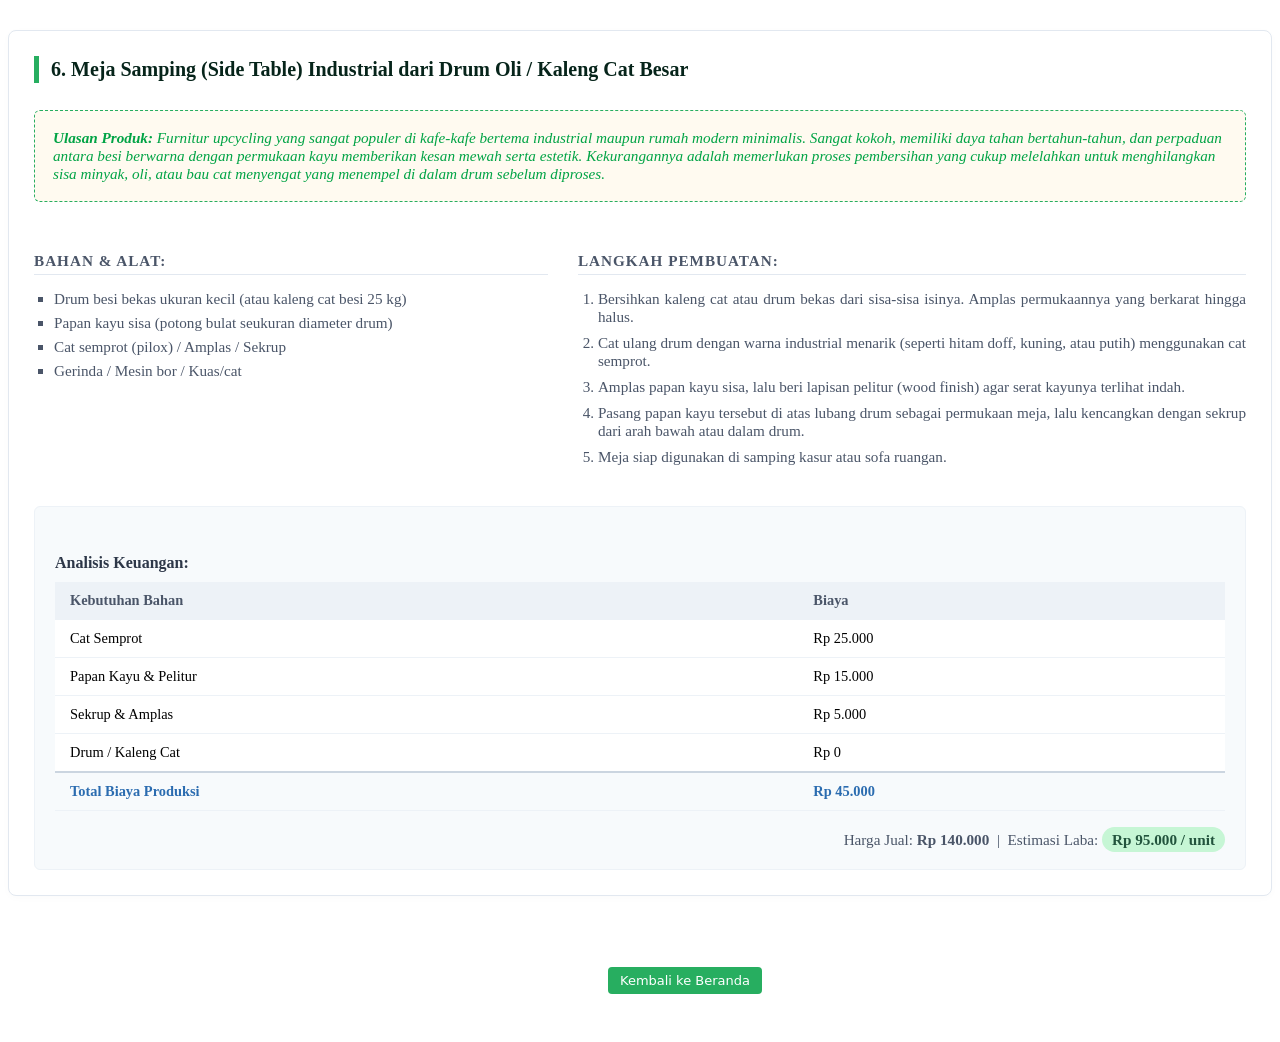
<file: 6.html>
<!DOCTYPE html>
<html lang="en">
<head>
    <meta charset="UTF-8">
    <meta name="viewport" content="width=device-width, initial-scale=1.0">
    <title>Document</title>
    <link rel="stylesheet" href="produk.css" />
</head>
<body>
    <!-- KARTU PRODUK 6 -->
            <article class="product-card">
                <h4>6. Meja Samping (Side Table) Industrial dari Drum Oli / Kaleng Cat Besar</h4>
                <p class="review"><strong>Ulasan Produk:</strong> Furnitur upcycling yang sangat populer di kafe-kafe bertema industrial maupun rumah modern minimalis. Sangat kokoh, memiliki daya tahan bertahun-tahun, dan perpaduan antara besi berwarna dengan permukaan kayu memberikan kesan mewah serta estetik. Kekurangannya adalah memerlukan proses pembersihan yang cukup melelahkan untuk menghilangkan sisa minyak, oli, atau bau cat menyengat yang menempel di dalam drum sebelum diproses.</p>
                
                <div class="grid-2col">
                    <div>
                        <h5>Bahan & Alat:</h5>
                        <ul class="item-list">
                            <li>Drum besi bekas ukuran kecil (atau kaleng cat besi 25 kg)</li>
                            <li>Papan kayu sisa (potong bulat seukuran diameter drum)</li>
                            <li>Cat semprot (pilox) / Amplas / Sekrup</li>
                            <li>Gerinda / Mesin bor / Kuas/cat</li>
                        </ul>
                    </div>
                    <div>
                        <h5>Langkah Pembuatan:</h5>
                        <ol class="step-list">
                            <li>Bersihkan kaleng cat atau drum bekas dari sisa-sisa isinya. Amplas permukaannya yang berkarat hingga halus.</li>
                            <li>Cat ulang drum dengan warna industrial menarik (seperti hitam doff, kuning, atau putih) menggunakan cat semprot.</li>
                            <li>Amplas papan kayu sisa, lalu beri lapisan pelitur (wood finish) agar serat kayunya terlihat indah.</li>
                            <li>Pasang papan kayu tersebut di atas lubang drum sebagai permukaan meja, lalu kencangkan dengan sekrup dari arah bawah atau dalam drum.</li>
                            <li>Meja siap digunakan di samping kasur atau sofa ruangan.</li>
                        </ol>
                    </div>
                </div>
                
                <div class="finance-area">
                    <h5>Analisis Keuangan:</h5>
                    <table class="finance-table">
                        <thead>
                            <tr>
                                <th>Kebutuhan Bahan</th>
                                <th>Biaya</th>
                            </tr>
                        </thead>
                        <tbody>
                            <tr><td>Cat Semprot</td><td>Rp 25.000</td></tr>
                            <tr><td>Papan Kayu & Pelitur</td><td>Rp 15.000</td></tr>
                            <tr><td>Sekrup & Amplas</td><td>Rp 5.000</td></tr>
                            <tr><td>Drum / Kaleng Cat</td><td>Rp 0</td></tr>
                            <tr class="total-row"><td>Total Biaya Produksi</td><td>Rp 45.000</td></tr>
                        </tbody>
                    </table>
                    <div class="summary-finance">
                        Harga Jual: <strong>Rp 140.000</strong> &nbsp;|&nbsp; Estimasi Laba: <span class="profit-tag">Rp 95.000 / unit</span>
                    </div>
                </div>
            </article>

            <br>
                <br>
                 <a href="ipas.html" class="btn-beranda">Kembali ke Beranda</a>
</body>
</html>
</file>
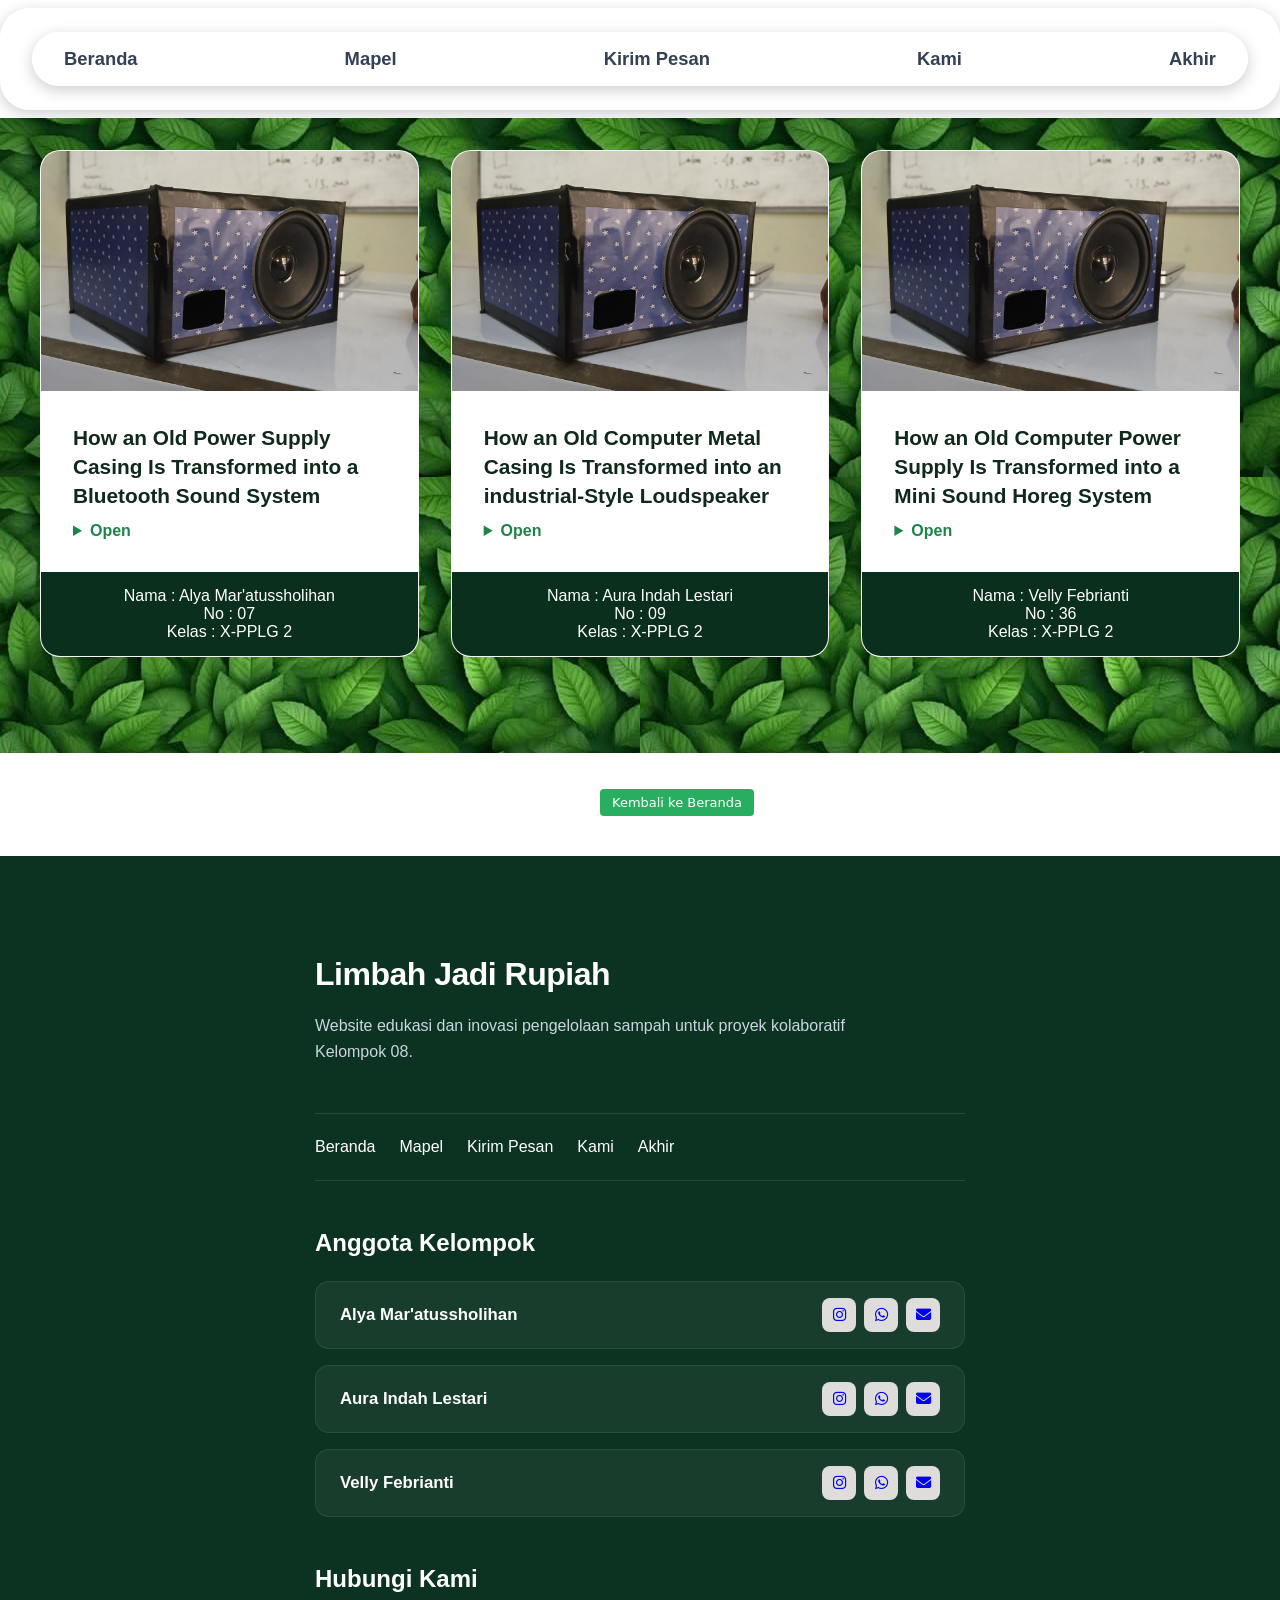
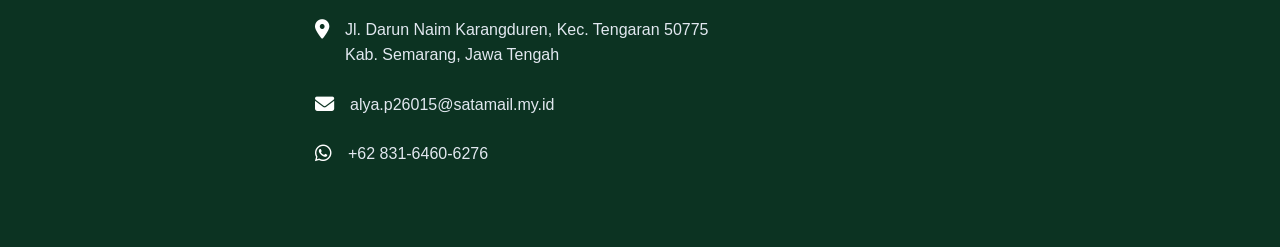
<file: inggris.html>
<!DOCTYPE html>
<html lang="en">
<head>
    <meta charset="UTF-8">
    <meta name="viewport" content="width=device-width, initial-scale=1.0">
    <title>Document</title>
    <link rel="stylesheet" href="inggris.css">
     <link rel="stylesheet" href="https://cdnjs.cloudflare.com/ajax/libs/font-awesome/6.7.2/css/all.min.css">
</head>
<body>
    <header class="navbar" id="beranda">     
                <!-- Daftar Link Menu -->
                <nav class="navbar">
                   <a href="index.html#beranda" class="popup-item">Beranda</a>
                    <a href="index.html#mapel" class="popup-item">Mapel </a>
                    <a href="index.html#kontak" class="popup-item">Kirim Pesan</a>
                    <a href="index.html#datadiri" class="popup-item">Kami</a>
                    <a href="index.html#akhir" class="popup-item">Akhir</a> 
                </nav>
    </header>

    <!-- Section Galeri Karya -->
    <section class="gallery-section" id="teks">
        <div class="gallery-container">
            
            <!-- Grid Layout -->
            <div class="gallery-grid">
                            
                <div class="card">
                    <div class="card-image-wrapper">
                        <img src="sound baru.jpeg" alt="sound" class="card-image">
                    </div>
                    
                    <div class="card-body">
                    <h1 class="card-item-title">
                        How an Old Power Supply Casing Is Transformed into a Bluetooth Sound System
                    </h1>
                    <details>
                    <summary class="t"><strong>Open</strong></summary>
                    <h2>Paragraph 1 - General Statement</h2>
                    <p>&emsp;Electronic waste is one of the environmental problems caused by the rapid 
                        development of technology. An old Power Supply Unit (PSU) is often discarded 
                        when its internal components are damaged or no longer needed. However, the outer 
                        metal casing of these units remains sturdy and can still be reused. One creative 
                        way to manage this waste is by transforming an old PSU casing into a trendy and 
                        useful household electronic item: a Bluetooth sound system. This transformation 
                        shows how electronic and metal waste can become a valuable and high-functioning 
                        product.
                    </p>

                    <h2>Paragraph 2 - The Transformation Process</h2>
                    <p>&emsp;The transformation begins when an unused PSU is disassembled into its 
                        individual parts. Its internal circuits and electronic components are completely 
                        removed, leaving an empty metal casing that is then cleaned thoroughly. Next, 
                        the front part of the metal casing is drilled or cut using metal shears to fit 
                        the exact size of the speakers. At this stage, the original function of the 
                        power supply enclosure changes. Instead of being used to protect computer power 
                        components, it becomes the protective frame for a new audio system.
                    </p>

                    <h2>Paragraph 3 - The Formation of a New Product</h2>
                    <p>&emsp;The cleaned casing is combined with new audio components to create a new 
                        object. Two passive speaker units (3-4 inches) and a Bluetooth amplifier module 
                        kit are carefully positioned and attached inside the frame. Through the process 
                        of wiring, the speaker lines and the 12V power adapter socket lines are securely 
                        soldered onto the amplifier module. Once all elements are firmly fixed with 
                        screws and hot glue, the PSU casing is reassembled, making sure that the 
                        Bluetooth antenna extends slightly outside the body so that the metal material 
                        does not block the signal.
                    </p>

                     <h2>Paragraph 4 - The Result and Its Impact</h2>
                    <p>&emsp;As a result, an old computer PSU casing is transformed into a unique 
                        Bluetooth sound system that has both functional and aesthetic value, showcasing 
                        a masculine and industrial design. The use of an iron casing provides a sturdy 
                        structure, where its solid weight effectively minimizes sound vibration (rattle) 
                        when playing music with heavy bass. The product can be used as a trendy 
                        household decoration while also reducing the accumulation of metal waste in 
                        landfills. Therefore, recycling computer components into audio devices is one 
                        way to support a more sustainable environment.
                    </p>

                    </div>
                    </details>
                    <footer class="footer">
              <p>
            Nama  : Alya Mar'atussholihan
            <br>
            No    : 07
            <br>
            Kelas : X-PPLG 2
        </p>  
        </div>

                <!-- Kartu 2 -->
        <div class="card">
            <div class="card-image-wrapper">
                        <img src="sound baru.jpeg" alt="sound" class="card-image">
                    </div>
                    <div class="card-body">
                        <h1 class="card-item-title">How an Old Computer Metal Casing Is Transformed into an industrial-Style Loudspeaker</h1>
    <details>
        <summary class="t"><strong>Open</strong></summary>
    <h2>Paragraph 1 - General Statement</h2>
    <p>&emsp;Metal waste from legacy computer hardware often piles up and pollutes the environment 
        because it does not degrade naturally. One component that heavily contributes to this 
        accumulation is the outer iron enclosure of a computer's power unit. However, this metal 
        material possesses remarkable durability and a unique structure that makes it perfect for 
        repurposing. An innovative way to manage this waste is by transforming the computer's metal 
        casing into a wireless loudspeaker with a striking industrial aesthetic. This transformation 
        successfully turns scrap metal into a modern, highly artistic music player.</p>

    <h2>Paragraph 2 - The Transformation Process</h2>
    <p>&emsp;

        The process begins by completely emptying the iron enclosure so that no old electronic 
        components remain inside. The empty metal frame is then thoroughly cleaned to remove accumulated 
        dust and rust. Since raw computer metal casings often have sharp, dangerous edges, these corners 
        must be carefully smoothed out using a metal file or sandpaper to ensure the product is safe to 
       handle. Once the surface is safe, the front panel of the casing is drilled or cut using metal 
       shears to fit the exact outer diameter of the passive speakers.
    </p>

    <h2>Paragraph 3 - The Formation of a New Product</h2>
    <p>&emsp;During the assembly phase, modern audio components are integrated into the prepared iron 
        frame. Two passive speaker units (3-4 inches) and a Bluetooth amplifier module kit are precisely 
        positioned and mounted inside the box. The audio wiring and the 12V electrical power lines are 
        securely soldered onto the main circuit board to prevent them from snapping under heavy sound 
        vibrations. All components are then fixed with hot glue and locked tight with screws so that the 
        housing remains completely rigid and does not create any rattling noises when playing music.
    </p>

    <h2>Paragraph 4 - The Result and Its Impact</h2>
    <p>&emsp;As a result, the old scrap iron box is reborn as a rugged Bluetooth loudspeaker system 
        featuring a trendy, masculine industrial look. The final product functions flawlessly as a 
        heavy-bass music player while simultaneously serving as a unique piece of interior decor. 
        Through this recycling method, the volume of domestic metal waste can be significantly reduced. 
        Therefore, modifying old computer casings into decorative household electronics stands as a 
        smart solution for fostering an eco-friendly lifestyle. then thoroughly cleaned. To ensure 
        roper temperature stability, excess air holes on the casing are sealed using cardboard or 
       styrofoam. Since the thin metal walls of a CPU casing can easily lose heat, the entire interior 
       structure is lined with thick styrofoam or cardboard as insulation, preventing the inside 
       temperature from dropping during cold weather.
    </p>
                    </div>
                
    </details>
    <footer class="footer">
    <p>
            Nama  : Aura Indah Lestari
            <br>
            No    : 09
            <br>
            Kelas : X-PPLG 2
        </p>
    </div>
          
                

                <!-- Kartu 3 -->
                <div class="card">
                    <div class="card-image-wrapper">
                        <img src="sound baru.jpeg" alt="sound" class="card-image">
                    </div>
                    <div class="card-body">
                        <h1 class="card-item-title">How an Old Computer Power Supply Is Transformed into a Mini Sound Horeg System
                        </h1>
    <details>
        <summary class="t">
            <strong>Open</strong>
        </summary>
    <h2>Paragraph 1 - General Statement</h2>
    <p>&emsp;Electronic waste is one of the environmental problems caused by the rapid development of 
        technology.Old computer power supplies (PSU) are often discarded when they are damaged or no 
        longer needed. However, these metal boxes contain sturdy structures and useful components that 
        can still be reused. One creative way to manage this waste is by transforming an old computer 
        power supply into a mini sound horeg system. This transformation shows how electronic waste can 
        become a useful, powerful, and valuable product.
    </p>

    <h2>Paragraph 2 - The Transformation Process</h2>
    <p>&emsp;The transformation begins when an unused computer power supply is separated into individual 
        components. Its internal cables, circuit boards, and excess parts are removed to leave a clean, 
        sturdy metal casing. A custom audio amplifier module and a compact, punchy speaker driver are 
        then prepared. At this stage, the original function of the computer power supply changes. 
        Instead of regulating computer voltage, the metal casing becomes a protective and resonant 
        housing for a mini audio system.
    </p>

    <h2>Paragraph 3 - The Formation of a New Product</h2>
    <p>&emsp;The speaker driver and audio module are carefully fitted into the modified metal casing. 
        Through the process of mounting, wiring, and securing the knobs, ports, and power switch on the 
        front panel, the components form a solid and aggressive-looking mini sound system. The metallic 
        texture of the power supply gives it an industrial, heavy-duty appearance reminiscent of a 
        massive sound horeg setup. Once the wiring is properly connected and tested, the separate parts 
        become one complete functional audio product.
</p>

    <h2>Paragraph 4 - The Result and Its Impact</h2>
    <p>&emsp;As a result, an old computer power supply is transformed into a mini sound horeg system that has both functional and aesthetic value. The product can be used to play loud music with deep bass characteristics while also serving as a creative piece of room decoration. This transformation reduces the amount of electronic waste and encourages the reuse of available materials. Therefore, recycling computer components into custom sound systems is one fun way to support a more sustainable environment.</p>

                    </div>
                
    </details>
    <footer class="footer">
    <p>
            Nama  : Velly Febrianti
            <br>
            No    : 36
            <br>
            Kelas : X-PPLG 2
        </p>
    </div>
            </section>
             <br>
                <br>
                <div id="kembali">
                 <a href="index.html" class="btn-beranda">Kembali ke Beranda</a>
                </div> 
                

    
  <!-- Footer Section -->
    <footer class="site-footer" id="akhir">
        <div class="footer-container">
            
            <!-- Identitas Website -->
            <div class="footer-brand">
                <div class="footer-logo-box">
                    
                </div>
                <h3 class="footer-brand-title">Limbah Jadi Rupiah</h3>
                <p class="footer-brand-desc">
                    Website edukasi dan inovasi pengelolaan sampah untuk proyek kolaboratif Kelompok 08.
                </p>
            </div>

            <!-- Menu Navigasi Singkat -->
            <div class="footer-nav">
                <a href="index.html#beranda" class="footer-nav-link">Beranda</a>
                <a href="index.html#mapel" class="footer-nav-link">Mapel </a>
                <a href="index.html#kontak" class="footer-nav-link">Kirim Pesan</a>
                <a href="index.html#datadiri" class="footer-nav-link">Kami</a>
                <a href="index.html#akhir" class="footer-nav-link">Akhir</a> 
            </div>

            <!-- Ringkasan Anggota Kelompok -->
            <div class="footer-team">
                <h4 class="footer-section-heading">Anggota Kelompok</h4>
                <div class="footer-member-list">
                    
                    <!-- Anggota 1 -->
                    <div class="footer-member-row">
                        <span class="footer-member-name">Alya Mar'atussholihan</span>
                        <div class="footer-member-socials">
                            <a href="https://www.instagram.com/allyeeyys?rpxt=ZHNoNG5jMzJnc3Jv" class="f-social-btn" aria-label="Instagram">
                            <i class="fab fa-instagram"></i></a>
                            <a href="https://wa.link/683gnc" class="f-social-btn" aria-label="WhatsApp"><i class="fab fa-whatsapp"></i></a>
                            <a href="mailto:alya.p26015@satamail.may.id" class="f-social-btn" aria-label="Email"><i class="fas fa-envelope"></i></a>
                        </div>
                    </div>

                    <!-- Anggota 2 -->
                    <div class="footer-member-row">
                        <span class="footer-member-name">Aura Indah Lestari</span>
                        <div class="footer-member-socials">
                            <a href="https://www.instagram.com/aurindhlstr_?rpxt=aTluaGZzZTNka2t0" class="f-social-btn" aria-label="Instagram">
                            <i class="fab fa-instagram"></i></a>
                            <a href="https://wa.link/bvyb93" class="f-social-btn" aria-label="WhatsApp"><i class="fab fa-whatsapp"></i></a>
                            <a href="mailto:aura.p26031@satamail.may.id" class="f-social-btn" aria-label="Email"><i class="fas fa-envelope"></i></a>
                        </div>
                    </div>

                    <!-- Anggota 3 -->
                    <div class="footer-member-row">
                        <span class="footer-member-name">Velly Febrianti</span>
                        <div class="footer-member-socials">
                            <a href="https://www.instagram.com/vellzz48?xtok=bDFvdmV5bmt6cml3" class="f-social-btn" aria-label="Instagram">
                            <i class="fab fa-instagram"></i></a>
                            <a href="https://wa.me/62895383135930" class="f-social-btn" aria-label="WhatsApp"><i class="fab fa-whatsapp"></i></a>
                            <a href="mailto:velly.p26136@satamail.may.id" class="f-social-btn" aria-label="Email"><i class="fas fa-envelope"></i></a>
                        </div>
                    </div>

                </div>
            </div>

            <!-- Informasi Kontak Lengkap -->
            <div class="footer-contact">
                <h4 class="footer-section-heading">Hubungi Kami</h4>
                <ul class="footer-contact-list">
                    <li class="footer-contact-item">
                        <span class="contact-icon"><i class="fa-solid fa-location-dot"></i></span>
                        <p class="contact-text">Jl. Darun Naim Karangduren, Kec. Tengaran 50775<br>Kab. Semarang, Jawa Tengah</p>
                    </li>
                    <li class="footer-contact-item">
                        <span class="contact-icon"><i class="fas fa-envelope"></i></span>
                        <p class="contact-text"><a href="mailto:alya.p26015@satamail.my.id" class="contact-link">alya.p26015@satamail.my.id</a></p>
                    </li>
                    <li class="footer-contact-item">
                        <span class="contact-icon"><i class="fab fa-whatsapp"></i></span>
                        <p class="contact-text"><a href="https://wa.link/683gnc" target="_blank" class="contact-link">+62 831-6460-6276</a></p>
                    </li>
                </ul>
            </div>

        </div>
    </footer>


</body>
</html>
</file>
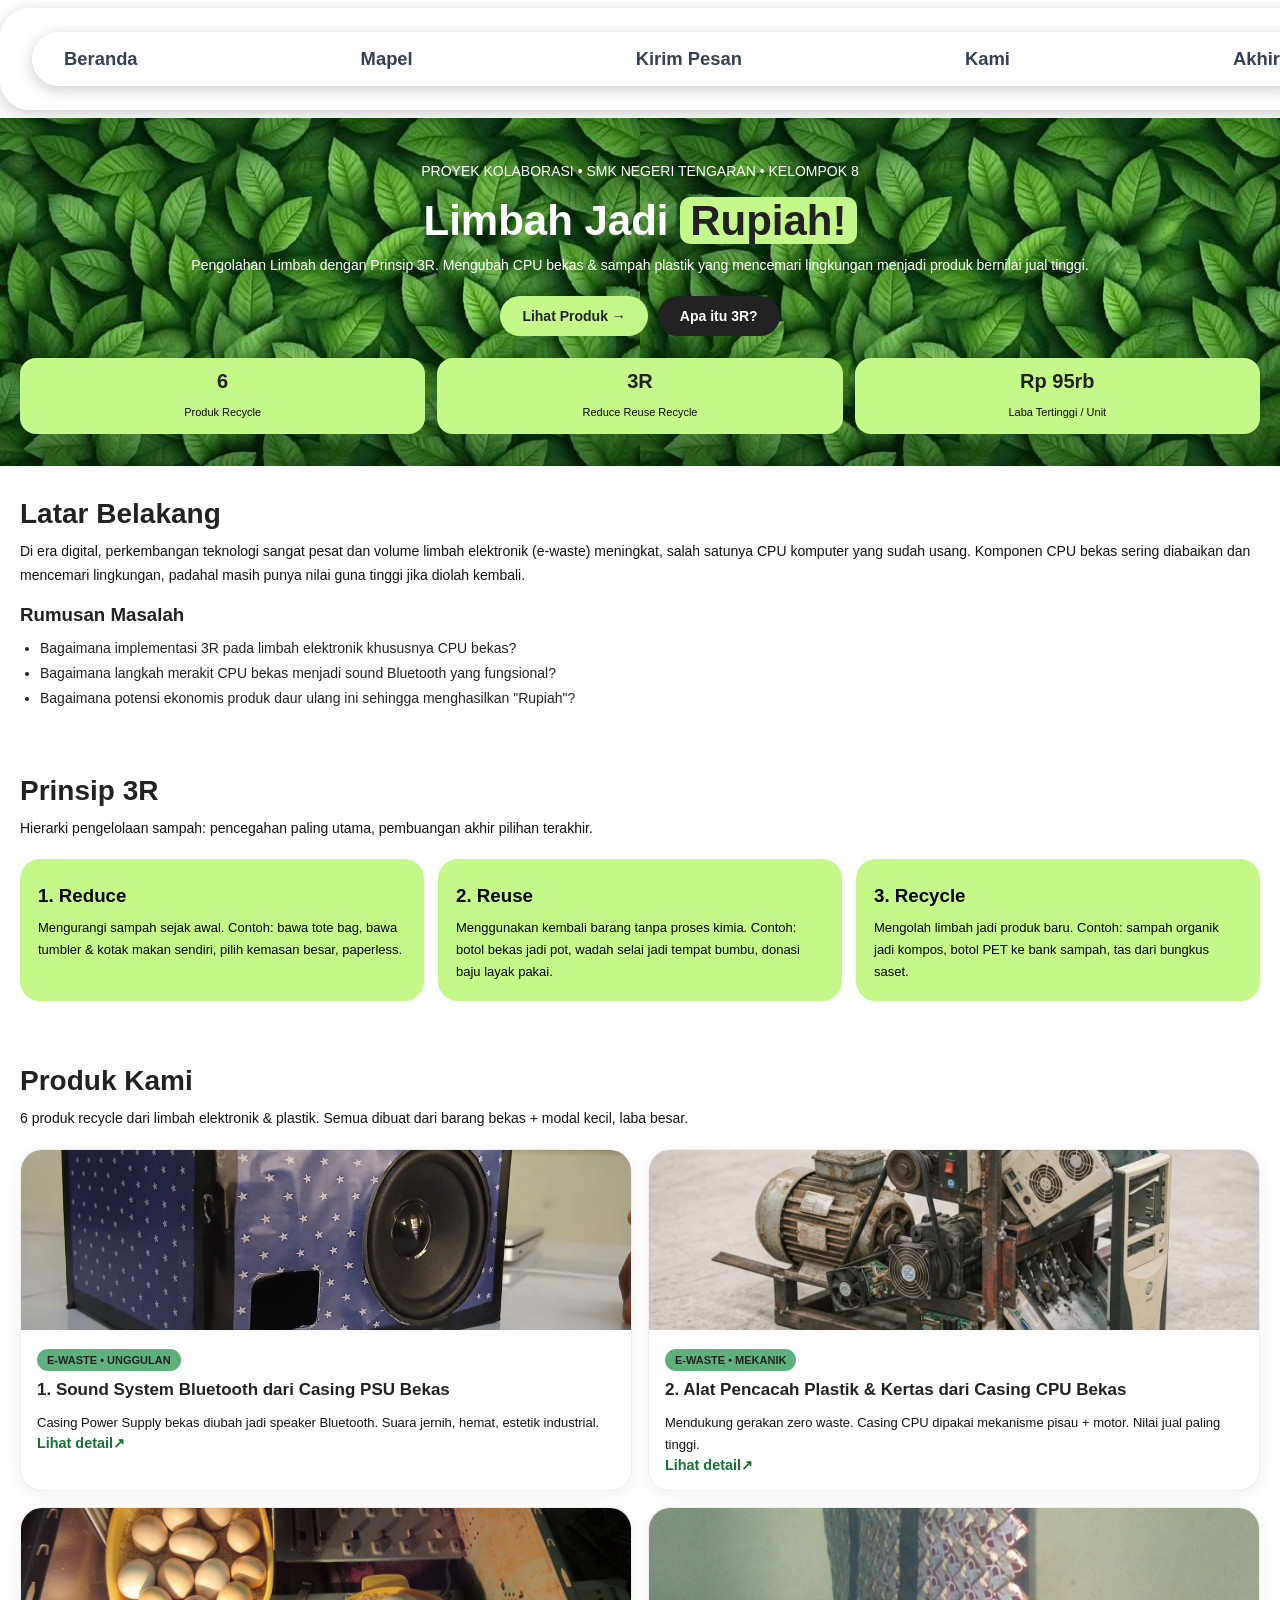
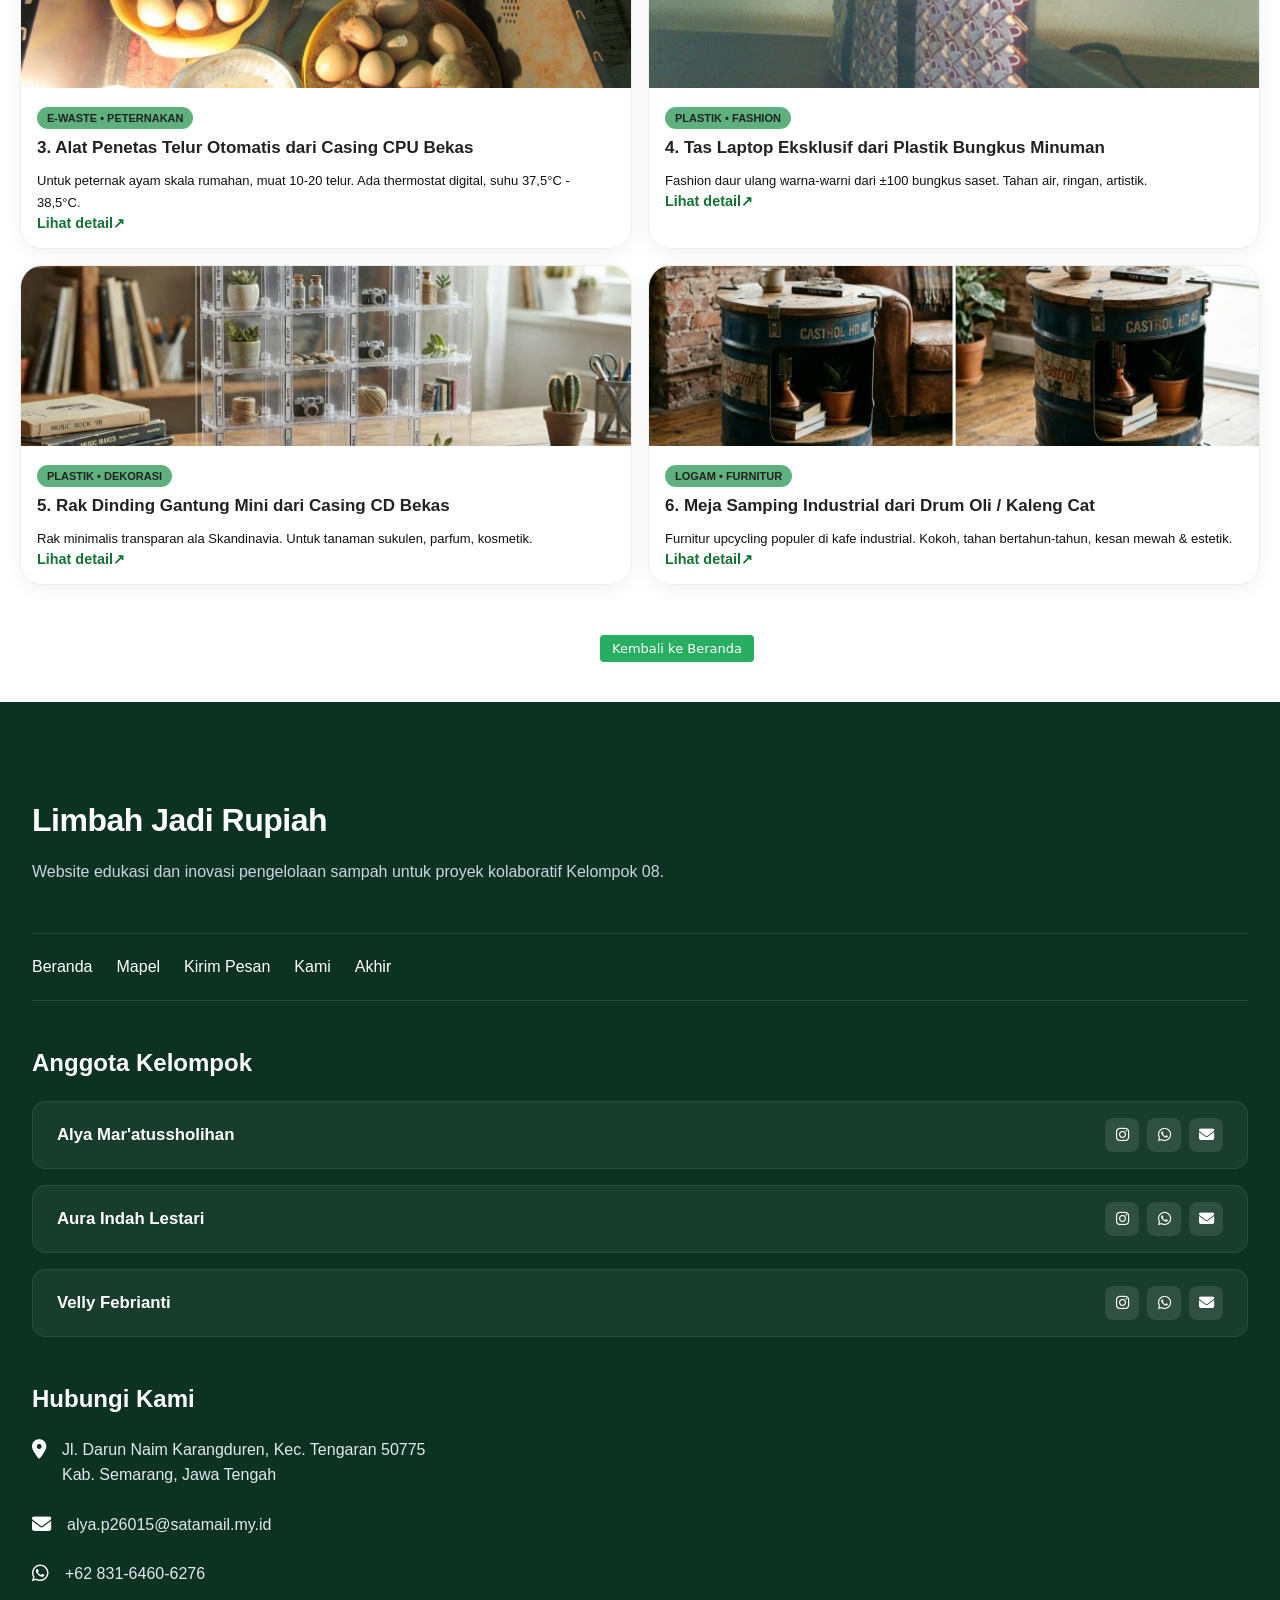
<file: ipas.html>
<!DOCTYPE html>
<html lang="id">
<head>
<meta charset="UTF-8">
<meta name="viewport" content="width=device-width, initial-scale=1.0">
<title>Limbah Jadi Rupiah - Kelompok 8</title>
<link rel="stylesheet" href="ipas.css">
 <link rel="stylesheet" href="https://cdnjs.cloudflare.com/ajax/libs/font-awesome/6.7.2/css/all.min.css">
</head>
<body>

<!-- TAG header : kepala website -->
<header class="navbar" id="beranda">     
                <!-- Daftar Link Menu -->
                <nav class="navbar">
                    <a href="index.html#beranda" class="popup-item">Beranda</a>
                    <a href="index.html#mapel" class="popup-item">Mapel </a>
                    <a href="index.html#kontak" class="popup-item">Kirim Pesan</a>
                    <a href="index.html#datadiri" class="popup-item">Kami</a>
                    <a href="index.html#akhir" class="popup-item">Akhir</a>
                </nav>
</header>


  <!-- TAG section : bagian Hero / Beranda -->

  <section class="hero" id="beranda">
    <!-- TAG p : paragraf kecil -->
    <p class="badge">PROYEK KOLABORASI • SMK NEGERI TENGARAN • KELOMPOK 8</p>
    <!-- TAG h1 : judul paling besar, cuma 1x di website -->
    <h1>Limbah Jadi <em>Rupiah!</em></h1>
    <!-- TAG p : paragraf penjelasan -->
    <p class="hero-desc">Pengolahan Limbah dengan Prinsip 3R. Mengubah CPU bekas & sampah plastik yang mencemari lingkungan menjadi produk bernilai jual tinggi.</p>
    <div class="hero-btn">
      <a class="btn btn-white" href="#produk">Lihat Produk →</a>
      <a class="btn btn-dark" href="#tiga-r">Apa itu 3R?</a>
    </div>
    <div class="stats">
      <div class="stat"><b>6</b><p>Produk Recycle</p></div>
      <div class="stat"><b>3R</b><p>Reduce Reuse Recycle</p></div>
      <div class="stat"><b>Rp 95rb</b><p>Laba Tertinggi / Unit</p></div>
    </div>
  </section>

  <!-- TAG section : Tentang / Latar Belakang -->
  <section id="tentang">
    <!-- TAG h2 : judul bagian -->
    <h2>Latar Belakang</h2>
    <p>Di era digital, perkembangan teknologi sangat pesat dan volume limbah elektronik (e-waste) meningkat, salah satunya CPU komputer yang sudah usang. Komponen CPU bekas sering diabaikan dan mencemari lingkungan, padahal masih punya nilai guna tinggi jika diolah kembali.</p>
    <h3>Rumusan Masalah</h3>
    <!-- TAG ul + li : list / daftar -->
    <ul>
      <li>Bagaimana implementasi 3R pada limbah elektronik khususnya CPU bekas?</li>
      <li>Bagaimana langkah merakit CPU bekas menjadi sound Bluetooth yang fungsional?</li>
      <li>Bagaimana potensi ekonomis produk daur ulang ini sehingga menghasilkan "Rupiah"?</li>
    </ul>
  </section>

  <!-- TAG section : Prinsip 3R -->
  <section id="tiga-r">
    <h2>Prinsip 3R</h2>
    <p>Hierarki pengelolaan sampah: pencegahan paling utama, pembuangan akhir pilihan terakhir.</p>
    <div class="grid3">
      <!-- TAG article : 1 kartu produk / materi -->
      <article class="card3">
        <h3>1. Reduce</h3>
        <p>Mengurangi sampah sejak awal. Contoh: bawa tote bag, bawa tumbler & kotak makan sendiri, pilih kemasan besar, paperless.</p>
      </article>
      <article class="card3">
        <h3>2. Reuse</h3>
        <p>Menggunakan kembali barang tanpa proses kimia. Contoh: botol bekas jadi pot, wadah selai jadi tempat bumbu, donasi baju layak pakai.</p>
      </article>
      <article class="card3">
        <h3>3. Recycle</h3>
        <p>Mengolah limbah jadi produk baru. Contoh: sampah organik jadi kompos, botol PET ke bank sampah, tas dari bungkus saset.</p>
      </article>
    </div>
  </section>

  <!-- TAG section : Produk -->
  <section id="produk">
    <h2>Produk Kami</h2>
    <p>6 produk recycle dari limbah elektronik & plastik. Semua dibuat dari barang bekas + modal kecil, laba besar.</p>

    <div class="produk-grid">
      <article class="pcard">
        <img src="sound baru.jpeg" alt="Sound System Bluetooth">
        <div class="pcard-body">
          <span class="tag">E-WASTE • UNGGULAN</span>
          <h3>1. Sound System Bluetooth dari Casing PSU Bekas</h3>
          <p>Casing Power Supply bekas diubah jadi speaker Bluetooth. Suara jernih, hemat, estetik industrial.</p>
           <div class="card-action">
            <a href="1.html" class="btn-detail">Lihat detail <span class="arrow-icon">↗</span></a>
           </div>
        </div>
      </article>

      <article class="pcard">
        <img src="pemotong.jpeg" alt="Alat Pencacah">
        <div class="pcard-body">
          <span class="tag">E-WASTE • MEKANIK</span>
          <h3>2. Alat Pencacah Plastik & Kertas dari Casing CPU Bekas</h3>
          <p>Mendukung gerakan zero waste. Casing CPU dipakai mekanisme pisau + motor. Nilai jual paling tinggi.</p>
          <div class="card-action">
            <a href="2.html" class="btn-detail">Lihat detail <span class="arrow-icon">↗</span></a>
           </div>
        </div>
      </article>

      <article class="pcard">
        <img src="telur_lusyuk.jpeg" alt="Penetas Telur">
        <div class="pcard-body">
          <span class="tag">E-WASTE • PETERNAKAN</span>
          <h3>3. Alat Penetas Telur Otomatis dari Casing CPU Bekas</h3>
          <p>Untuk peternak ayam skala rumahan, muat 10-20 telur. Ada thermostat digital, suhu 37,5°C - 38,5°C.</p>
          <div class="card-action">
            <a href="3.html" class="btn-detail">Lihat detail <span class="arrow-icon">↗</span></a>
           </div>
        </div>
      </article>

      <article class="pcard">
        <img src="TAS_IMUET.jpeg" alt="Tas Laptop">
        <div class="pcard-body">
          <span class="tag">PLASTIK • FASHION</span>
          <h3>4. Tas Laptop Eksklusif dari Plastik Bungkus Minuman</h3>
          <p>Fashion daur ulang warna-warni dari ±100 bungkus saset. Tahan air, ringan, artistik.</p>
          <div class="card-action">
            <a href="4.html" class="btn-detail">Lihat detail <span class="arrow-icon">↗</span></a>
           </div>
        </div>
      </article>

      <article class="pcard">
        <img src="rak.jpeg" alt="Rak CD">
        <div class="pcard-body">
          <span class="tag">PLASTIK • DEKORASI</span>
          <h3>5. Rak Dinding Gantung Mini dari Casing CD Bekas</h3>
          <p>Rak minimalis transparan ala Skandinavia. Untuk tanaman sukulen, parfum, kosmetik.</p>
          <div class="card-action">
            <a href="5.html" class="btn-detail">Lihat detail <span class="arrow-icon">↗</span></a>
           </div>
        </div>
      </article>

      <article class="pcard">
        <img src="meja_imuet.jpeg" alt="Meja Drum">
        <div class="pcard-body">
          <span class="tag">LOGAM • FURNITUR</span>
          <h3>6. Meja Samping Industrial dari Drum Oli / Kaleng Cat</h3>
          <p>Furnitur upcycling populer di kafe industrial. Kokoh, tahan bertahun-tahun, kesan mewah & estetik.</p>
          <div class="card-action">
            <a href="6.html" class="btn-detail">Lihat detail <span class="arrow-icon">↗</span></a>
           </div> 
        </div>
      </article>
    </div>
  </section>
   <br>
                 <a href="index.html" class="btn-beranda">Kembali ke Beranda</a>


  <!-- Footer Section -->
    <footer class="site-footer" id="akhir">
        <div class="footer-container">
            
            <!-- Identitas Website -->
            <div class="footer-brand">
                <div class="footer-logo-box">
                    
                </div>
                <h3 class="footer-brand-title">Limbah Jadi Rupiah</h3>
                <p class="footer-brand-desc">
                    Website edukasi dan inovasi pengelolaan sampah untuk proyek kolaboratif Kelompok 08.
                </p>
            </div>

            <!-- Menu Navigasi Singkat -->
            <div class="footer-nav">
                <a href="index.html#beranda" class="footer-nav-link">Beranda</a>
                <a href="index.html#mapel" class="footer-nav-link">Mapel </a>
                <a href="index.html#kontak" class="footer-nav-link">Kirim Pesan</a>
                <a href="index.html#datadiri" class="footer-nav-link">Kami</a>
                <a href="index.html#akhir" class="footer-nav-link">Akhir</a> 
            </div>

            <!-- Ringkasan Anggota Kelompok -->
            <div class="footer-team">
                <h4 class="footer-section-heading">Anggota Kelompok</h4>
                <div class="footer-member-list">
                    
                    <!-- Anggota 1 -->
                    <div class="footer-member-row">
                        <span class="footer-member-name">Alya Mar'atussholihan</span>
                        <div class="footer-member-socials">
                            <a href="https://www.instagram.com/allyeeyys?rpxt=ZHNoNG5jMzJnc3Jv" class="f-social-btn" aria-label="Instagram">
                            <i class="fab fa-instagram"></i></a>
                            <a href="https://wa.link/683gnc" class="f-social-btn" aria-label="WhatsApp"><i class="fab fa-whatsapp"></i></a>
                            <a href="mailto:alya.p26015@satamail.may.id" class="f-social-btn" aria-label="Email"><i class="fas fa-envelope"></i></a>
                        </div>
                    </div>

                    <!-- Anggota 2 -->
                    <div class="footer-member-row">
                        <span class="footer-member-name">Aura Indah Lestari</span>
                        <div class="footer-member-socials">
                            <a href="https://www.instagram.com/aurindhlstr_?rpxt=aTluaGZzZTNka2t0" class="f-social-btn" aria-label="Instagram">
                            <i class="fab fa-instagram"></i></a>
                            <a href="https://wa.link/bvyb93" class="f-social-btn" aria-label="WhatsApp"><i class="fab fa-whatsapp"></i></a>
                            <a href="mailto:aura.p26031@satamail.may.id" class="f-social-btn" aria-label="Email"><i class="fas fa-envelope"></i></a>
                        </div>
                    </div>

                    <!-- Anggota 3 -->
                    <div class="footer-member-row">
                        <span class="footer-member-name">Velly Febrianti</span>
                        <div class="footer-member-socials">
                            <a href="https://www.instagram.com/vellzz48?xtok=bDFvdmV5bmt6cml3" class="f-social-btn" aria-label="Instagram">
                            <i class="fab fa-instagram"></i></a>
                            <a href="https://wa.me/62895383135930" class="f-social-btn" aria-label="WhatsApp"><i class="fab fa-whatsapp"></i></a>
                            <a href="mailto:velly.p26136@satamail.may.id" class="f-social-btn" aria-label="Email"><i class="fas fa-envelope"></i></a>
                        </div>
                    </div>

                </div>
            </div>

            <!-- Informasi Kontak Lengkap -->
            <div class="footer-contact">
                <h4 class="footer-section-heading">Hubungi Kami</h4>
                <ul class="footer-contact-list">
                    <li class="footer-contact-item">
                        <span class="contact-icon"><i class="fa-solid fa-location-dot"></i></span>
                        <p class="contact-text">Jl. Darun Naim Karangduren, Kec. Tengaran 50775<br>Kab. Semarang, Jawa Tengah</p>
                    </li>
                    <li class="footer-contact-item">
                        <span class="contact-icon"><i class="fas fa-envelope"></i></span>
                        <p class="contact-text"><a href="mailto:alya.p26015@satamail.my.id" class="contact-link">alya.p26015@satamail.my.id</a></p>
                    </li>
                    <li class="footer-contact-item">
                        <span class="contact-icon"><i class="fab fa-whatsapp"></i></span>
                        <p class="contact-text"><a href="https://wa.link/683gnc" target="_blank" class="contact-link">+62 831-6460-6276</a></p>
                    </li>
                </ul>
            </div>

        </div>
    </footer>


   

</body>
</html>
</file>
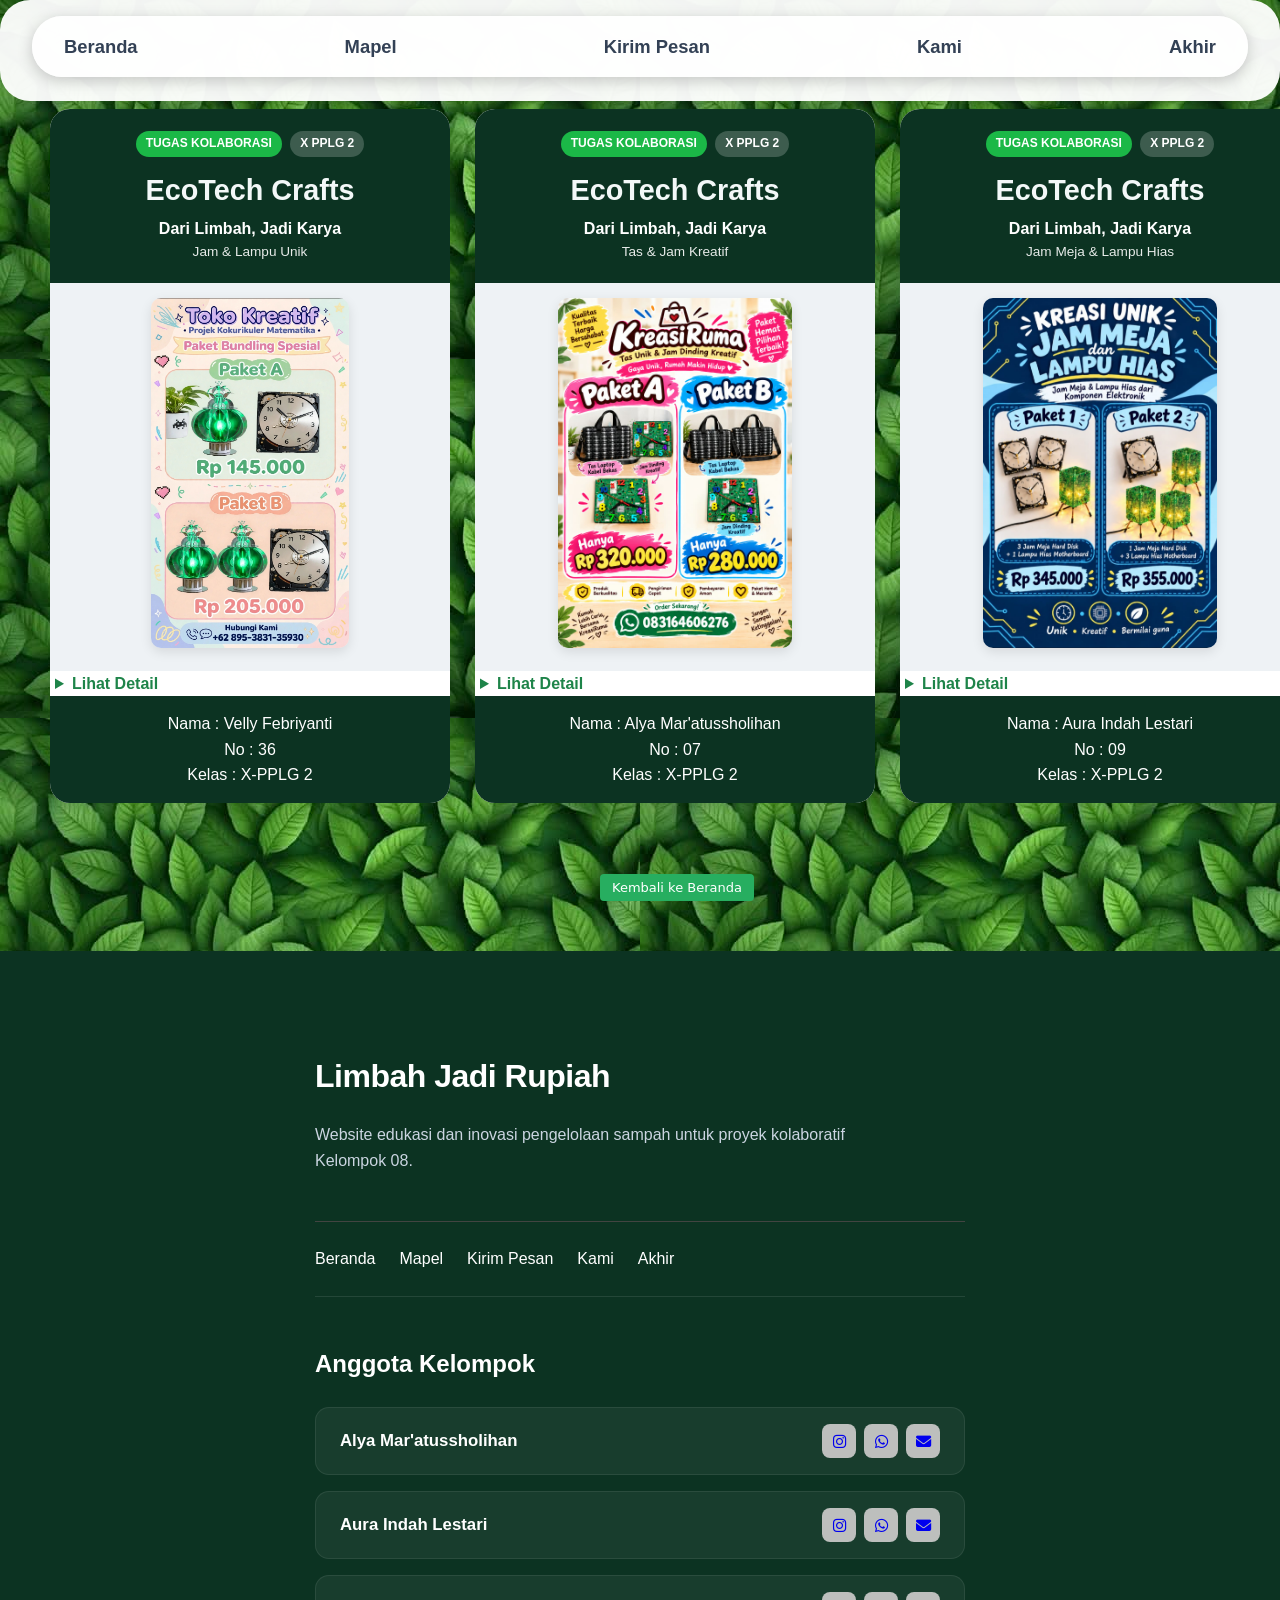
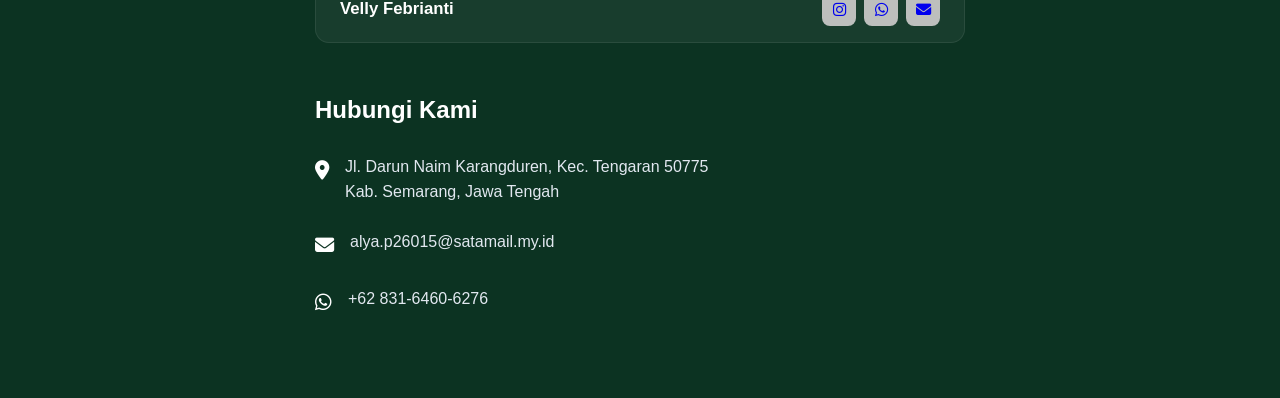
<file: mtk.html>
<!DOCTYPE html>
<html lang="id">
<head>
    <meta charset="UTF-8">
    <meta name="viewport" content="width=device-width, initial-scale=1.0">
    <title>Tugas Kolaborasi Matematika - EcoTech Crafts</title>
    <link rel="stylesheet" href="mtk.css">
     <link rel="stylesheet" href="https://cdnjs.cloudflare.com/ajax/libs/font-awesome/6.7.2/css/all.min.css">
</head>
<body>

    <header class="navbar" id="beranda">     
                <!-- Daftar Link Menu -->
                <nav class="navbar">
                    <a href="index.html#beranda" class="popup-item">Beranda</a>
                    <a href="index.html#mapel" class="popup-item">Mapel </a>
                    <a href="index.html#kontak" class="popup-item">Kirim Pesan</a>
                    <a href="index.html#datadiri" class="popup-item">Kami</a>
                    <a href="index.html#akhir" class="popup-item">Akhir</a>
                </nav>
    </header>
    <section>
        <!-- WRAPPER UTAMA SUPAYA SEJAJAR KE SAMPING -->
    <div class="wrapper-horizontal" >
        <!-- KARTU 1: Paket Lampu & Jam -->
        <div class="card-container" id="perhitungan">
            <header class="header">
                <div class="badge-tugas">TUGAS KOLABORASI</div>
                <div class="badge-kelas">X PPLG 2</div>
                <h1 class="brand-title">EcoTech Crafts</h1>
                <p class="tagline">Dari Limbah, Jadi Karya</p>
                <p class="sub-tagline">Jam & Lampu Unik</p>
            </header>

            <div class="image-section">
                <img src="VELLY.JPG.jpeg" alt="Flyer 1" class="poster-img">
            </div>
            <details>
                <summary class="t"><strong>Lihat Detail</strong></summary>
            <main class="content">
                <h2 class="section-title">Penyelesaian SPLDV</h2>
                <div class="info-grid">
                    <div class="info-box"><span class="box-tag">Paket A</span><p>1 Lampu + 1 Jam = <strong>Rp 145.000</strong></p></div>
                    <div class="info-box"><span class="box-tag">Paket B</span><p>2 Lampu + 1 Jam = <strong>Rp 205.000</strong></p></div>
                </div>

                <div class="variable-box">
                    <p><strong>Misal:</strong></p>
                    <ul>
                        <li><span class="var">x</span> = harga 1 Lampu</li>
                        <li><span class="var">y</span> = harga 1 Jam Harddisk</li>
                    </ul>
                    <p class="model-eq"><strong>Model:</strong> x+y=145rb | 2x+y=205rb</p>
                </div>

                <div class="step-card">
                    <h3>1. Eliminasi Variabel <span class="var">y</span></h3>
                    <div class="math-block">
                        <p>(2x + y) - (x + y) = 205.000 - 145.000</p>
                        <p class="result-line">x = 60.000</p>
                    </div>
                    <p class="highlight-text">Harga 1 Lampu = <strong>Rp 60.000</strong></p>
                </div>

                <div class="step-card">
                    <h3>2. Substitusi <span class="var">x</span></h3>
                    <div class="math-block">
                        <p>60.000 + y = 145.000</p>
                        <p class="result-line">y = 85.000</p>
                    </div>
                    <p class="highlight-text">Harga 1 Jam = <strong>Rp 85.000</strong></p>
                </div>

                <div class="step-card check-card">
                    <h3>Cek Hasil</h3>
                    <p>Paket A: 60rb + 85rb = 145rb &#9989;</p>
                    <p>Paket B: 2(60rb) + 85rb = 205rb &#9989;</p>
                </div>

                <div class="conclusion-card">
                    <h3>Kesimpulan</h3>
                    <ul>
                        <li>Lampu = <strong>Rp 60.000</strong></li>
                        <li>Jam = <strong>Rp 85.000</strong></li>
                    </ul>
                </div>
            </main>
            </details>

            <footer class="footer">
              <p>
            Nama  : Velly Febriyanti
            <br>
            No    : 36
            <br>
            Kelas : X-PPLG 2
        </p>  
            
            </footer>
        </div>
        <!-- KARTU 2: Paket Tas & Jam -->
        <div class="card-container">
            <header class="header">
                <div class="badge-tugas">TUGAS KOLABORASI</div>
                <div class="badge-kelas">X PPLG 2</div>
                <h1 class="brand-title">EcoTech Crafts</h1>
                <p class="tagline">Dari Limbah, Jadi Karya</p>
                <p class="sub-tagline">Tas & Jam Kreatif</p>
            </header>

            <div class="image-section">
                <img src="ALYA.jpeg" alt="Flyer 2" class="poster-img">
            </div>
            <details>
                <summary class="t"><strong>Lihat Detail</strong></summary>
            <main class="content">
                <h2 class="section-title">Penyelesaian SPLDV</h2>
                <div class="info-grid">
                    <div class="info-box"><span class="box-tag">Paket A</span><p>1 Tas + 2 Jam = <strong>Rp 320.000</strong></p></div>
                    <div class="info-box"><span class="box-tag">Paket B</span><p>2 Tas + 1 Jam = <strong>Rp 280.000</strong></p></div>
                </div>

                <div class="variable-box">
                    <p><strong>Misal:</strong></p>
                    <ul>
                        <li><span class="var">x</span> = harga 1 Tas Laptop</li>
                        <li><span class="var">y</span> = harga 1 Jam Dinding</li>
                    </ul>
                    <p class="model-eq"><strong>Model:</strong> x+2y=320rb | 2x+y=280rb</p>
                </div>

                <div class="step-card">
                    <h3>1. Eliminasi Variabel <span class="var">x</span></h3>
                    <div class="math-block">
                        <p>2x + 4y = 640.000 | 2x + y = 280.000</p>
                        <p class="result-line">3y = 360.000 &rarr; y = 120.000</p>
                    </div>
                    <p class="highlight-text">Harga 1 Jam = <strong>Rp 120.000</strong></p>
                </div>

                <div class="step-card">
                    <h3>2. Substitusi <span class="var">y</span></h3>
                    <div class="math-block">
                        <p>x + 2(120.000) = 320.000</p>
                        <p class="result-line">x = 80.000</p>
                    </div>
                    <p class="highlight-text">Harga 1 Tas = <strong>Rp 80.000</strong></p>
                </div>

                <div class="step-card check-card">
                    <h3>Cek Hasil</h3>
                    <p>Paket A: 80rb + 2(120rb) = 320rb &#9989;</p>
                    <p>Paket B: 2(80rb) + 120rb = 280rb &#9989;</p>
                </div>

                <div class="conclusion-card">
                    <h3>Kesimpulan</h3>
                    <ul>
                        <li>Tas = <strong>Rp 80.000</strong></li>
                        <li>Jam = <strong>Rp 120.000</strong></li>
                    </ul>
                </div>
            </main>
            </details>
            <footer class="footer">
             <p>
            Nama  : Alya Mar'atussholihan
            <br>
            No    : 07
            <br>
            Kelas : X-PPLG 2
        </p> 
               
            </footer>
    </div>
            

        <!-- KARTU 3: Paket Jam Meja & Lampu Hias -->
        <div class="card-container">
            <header class="header">
                <div class="badge-tugas">TUGAS KOLABORASI</div>
                <div class="badge-kelas">X PPLG 2</div>
                <h1 class="brand-title">EcoTech Crafts</h1>
                <p class="tagline">Dari Limbah, Jadi Karya</p>
                <p class="sub-tagline">Jam Meja & Lampu Hias</p>
            </header>

            <div class="image-section">
                <img src="AURA.jpeg" alt="Flyer 3" class="poster-img">
            </div>
            <details>
                <summary class="t"><strong>Lihat Detail</strong></summary>
            <main class="content">
                <h2 class="section-title">Penyelesaian SPLDV</h2>
                <div class="info-grid">
                    <div class="info-box"><span class="box-tag">Paket 1</span><p>3 Jam + 1 Lampu = <strong>Rp 345.000</strong></p></div>
                    <div class="info-box"><span class="box-tag">Paket 2</span><p>1 Jam + 3 Lampu = <strong>Rp 355.000</strong></p></div>
                </div>

                <div class="variable-box">
                    <p><strong>Misal:</strong></p>
                    <ul>
                        <li><span class="var">x</span> = harga 1 Jam Meja</li>
                        <li><span class="var">y</span> = harga 1 Lampu Hias</li>
                    </ul>
                    <p class="model-eq"><strong>Model:</strong> 3x+y=345rb | x+3y=355rb</p>
                </div>

                <div class="step-card">
                    <h3>1. Eliminasi Variabel <span class="var">y</span></h3>
                    <div class="math-block">
                        <p>9x + 3y = 1.035.000 | x + 3y = 355.000</p>
                        <p class="result-line">8x = 680.000 &rarr; x = 85.000</p>
                    </div>
                    <p class="highlight-text">Harga 1 Jam = <strong>Rp 85.000</strong></p>
                </div>

                <div class="step-card">
                    <h3>2. Substitusi <span class="var">x</span></h3>
                    <div class="math-block">
                        <p>3(85.000) + y = 345.000</p>
                        <p class="result-line">y = 90.000</p>
                    </div>
                    <p class="highlight-text">Harga 1 Lampu = <strong>Rp 90.000</strong></p>
                </div>

                <div class="step-card check-card">
                    <h3>Cek Hasil</h3>
                    <p>Paket 1: 3(85rb) + 90rb = 345rb &#9989;</p>
                    <p>Paket 2: 85rb + 3(90rb) = 355rb &#9989;</p>
                </div>

                <div class="conclusion-card">
                    <h3>Kesimpulan</h3>
                    <ul>
                        <li>Jam Meja = <strong>Rp 85.000</strong></li>
                        <li>Lampu Hias = <strong>Rp 90.000</strong></li>
                    </ul>
                </div>
            </main>
            </details>
            <footer class="footer">
              <p>
            Nama  : Aura Indah Lestari
            <br>
            No    : 09
            <br>
            Kelas : X-PPLG 2
        </p>  
    </div>   
            </footer>
        </div>
         <br>
                <br>
                 <a href="index.html" class="btn-beranda">Kembali ke Beranda</a>
                 <br>
                 <br>
                 <br>
    
        
  <!-- Footer Section -->
    <footer class="site-footer" id="akhir">
        <div class="footer-container">
            
            <!-- Identitas Website -->
            <div class="footer-brand">
                <div class="footer-logo-box">
                    
                </div>
                <h3 class="footer-brand-title">Limbah Jadi Rupiah</h3>
                <p class="footer-brand-desc">
                    Website edukasi dan inovasi pengelolaan sampah untuk proyek kolaboratif Kelompok 08.
                </p>
            </div>

            <!-- Menu Navigasi Singkat -->
            <div class="footer-nav">
                <a href="index.html#beranda" class="footer-nav-link">Beranda</a>
                <a href="index.html#mapel" class="footer-nav-link">Mapel </a>
                <a href="index.html#kontak" class="footer-nav-link">Kirim Pesan</a>
                <a href="index.html#datadiri" class="footer-nav-link">Kami</a>
                <a href="index.html#akhir" class="footer-nav-link">Akhir</a> 
            </div>

            <!-- Ringkasan Anggota Kelompok -->
            <div class="footer-team">
                <h4 class="footer-section-heading">Anggota Kelompok</h4>
                <div class="footer-member-list">
                    
                    <!-- Anggota 1 -->
                    <div class="footer-member-row">
                        <span class="footer-member-name">Alya Mar'atussholihan</span>
                        <div class="footer-member-socials">
                            <a href="https://www.instagram.com/allyeeyys?rpxt=ZHNoNG5jMzJnc3Jv" class="f-social-btn" aria-label="Instagram">
                            <i class="fab fa-instagram"></i></a>
                            <a href="https://wa.link/683gnc" class="f-social-btn" aria-label="WhatsApp"><i class="fab fa-whatsapp"></i></a>
                            <a href="mailto:alya.p26015@satamail.may.id" class="f-social-btn" aria-label="Email"><i class="fas fa-envelope"></i></a>
                        </div>
                    </div>

                    <!-- Anggota 2 -->
                    <div class="footer-member-row">
                        <span class="footer-member-name">Aura Indah Lestari</span>
                        <div class="footer-member-socials">
                            <a href="https://www.instagram.com/aurindhlstr_?rpxt=aTluaGZzZTNka2t0" class="f-social-btn" aria-label="Instagram">
                            <i class="fab fa-instagram"></i></a>
                            <a href="https://wa.link/bvyb93" class="f-social-btn" aria-label="WhatsApp"><i class="fab fa-whatsapp"></i></a>
                            <a href="mailto:aura.p26031@satamail.may.id" class="f-social-btn" aria-label="Email"><i class="fas fa-envelope"></i></a>
                        </div>
                    </div>

                    <!-- Anggota 3 -->
                    <div class="footer-member-row">
                        <span class="footer-member-name">Velly Febrianti</span>
                        <div class="footer-member-socials">
                            <a href="https://www.instagram.com/vellzz48?xtok=bDFvdmV5bmt6cml3" class="f-social-btn" aria-label="Instagram">
                            <i class="fab fa-instagram"></i></a>
                            <a href="https://wa.me/62895383135930" class="f-social-btn" aria-label="WhatsApp"><i class="fab fa-whatsapp"></i></a>
                            <a href="mailto:velly.p26136@satamail.may.id" class="f-social-btn" aria-label="Email"><i class="fas fa-envelope"></i></a>
                        </div>
                    </div>

                </div>
            </div>

            <!-- Informasi Kontak Lengkap -->
            <div class="footer-contact">
                <h4 class="footer-section-heading">Hubungi Kami</h4>
                <ul class="footer-contact-list">
                    <li class="footer-contact-item">
                        <span class="contact-icon"><i class="fa-solid fa-location-dot"></i></span>
                        <p class="contact-text">Jl. Darun Naim Karangduren, Kec. Tengaran 50775<br>Kab. Semarang, Jawa Tengah</p>
                    </li>
                    <li class="footer-contact-item">
                        <span class="contact-icon"><i class="fas fa-envelope"></i></span>
                        <p class="contact-text"><a href="mailto:alya.p26015@satamail.my.id" class="contact-link">alya.p26015@satamail.my.id</a></p>
                    </li>
                    <li class="footer-contact-item">
                        <span class="contact-icon"><i class="fab fa-whatsapp"></i></span>
                        <p class="contact-text"><a href="https://wa.link/683gnc" target="_blank" class="contact-link">+62 831-6460-6276</a></p>
                    </li>
                </ul>
            </div>

        </div>
    </footer>


</body>
</html>
</file>
<file: style.css>
/* Reset & Global Styles  */
* {
    margin: 0;
    padding: 0;
    box-sizing: border-box;
    font-family: 'Segoe UI', Tahoma, Geneva, Verdana, sans-serif;
    
}

body {
    background-color:#15803d;
    color: #fff;
}

/*  Navbar Styles  */
.navbar {
    display: flex;
    justify-content: space-between;
    align-items: center;
    flex-wrap: wrap;
    gap: 15px;
    padding: 1rem 2rem;
    background-color: rgba(255, 255, 255, 0.95);
    color: #1a3a2a;
    border-radius: 30px;
    margin: 20px auto;
    width: 90%;
    width: 100%;
    box-shadow: 0 4px 15px rgba(0, 0, 0, 0.2);
}


/*  Overlay & Pop-up Menu Styles  */
.nav-overlay {
    position: fixed;
    top: 0;
    left: 0;
    width: 100%;
    height: 100%;
    background-color: rgba(46, 138, 58, 0.4); 
    backdrop-filter: blur(4px); 
    display: flex;
    justify-content: center;
    align-items: flex-start;
    padding: 1.5rem;
    opacity: 0;
    pointer-events: none;
    transition: opacity 0.3s ease;
}

/* Daftar Link Menu Vertikal */


.popup-item {
    text-decoration: none;
    color: #334155;
    font-size: 1.15rem;
    font-weight: 600;
    transition: color 0.2s ease, transform 0.2s ease;
    align-self: flex-start;
}

.popup-item:hover {
    color: #0d5c3a;
    transform: translateX(4px);
}

/*  Hero Section Styles */
.hero-section {
    position: relative;
    display: flex;
    align-items: center;
    justify-content: center;
    padding: 4rem 2rem;
    text-align: left;
    /* Menggunakan linear gradient sebagai pengganti ilustrasi latar belakang */
    background-image: url('background.jpg');
    background-size: cover;
    background-position: center;
    min-height: 85vh;
}

.hero-overlay {
    position: absolute;
    top: 0;
    left: 0;
    width: 100%;
    height: 100%;
    background: rgba(20, 29, 23, 0.4); 
    z-index: 1;
}

.hero-content {
    position: relative;
    z-index: 2;
    max-width: 800px;
    width: 100%;
    margin: 0 auto;
}

/* Badge */
.badge {
    display: inline-flex;
    align-items: center;
    gap: 0.5rem;
    background-color: rgba(255, 255, 255, 0.15);
    border: 1px solid rgba(255, 255, 255, 0.3);
    padding: 0.5rem 1.25rem;
    border-radius: 50px;
    font-size: 0.9rem;
    margin-bottom: 2rem;
    backdrop-filter: blur(5px);
}

/* Tipografi Hero */
.hero-title {
    font-size: 2.8rem;
    font-weight: 700;
    line-height: 1.2;
    margin-bottom: 1.5rem;
}

.highlight-text {
    color: #a3e635;
}

.hero-description {
    font-size: 1.1rem;
    line-height: 1.6;
    color: #e2e8f0;
    margin-bottom: 2.5rem;
    max-width: 650px;
}

.hero-buttons{
    display: flex;
    flex-wrap: wrap;
    gap: 1rem;
}

.btn {
    display: inline-block;
    text-decoration: none;
    padding: 0.8rem 2rem;
    border-radius: 8px;
    font-weight: 600;
    transition: all 0.3s ease;
    text-align: center;
}

.btn-primary {
    background-color: #a3e635;
    color: #121212;
}

.btn-primary:hover {
    background-color: #84cc16;
    transform: translateY(-2px);
}

.btn-secondary {
    background-color: transparent;
    color: #ffffff;
    border: 2px solid rgba(255, 255, 255, 0.6);
}

.btn-secondary:hover {
    background-color: rgba(255, 255, 255, 0.1);
    border-color: #ffffff;
    transform: translateY(-2px);
}

/* Content Section Styles */
.content-section {
    background-color: #f7f9f6; 
    color: #1a2e22;
    padding: 5rem 2rem;
}

.container {
    max-width: 800px;
    margin: 0 auto;
    display: flex;
    flex-direction: column;
    gap: 4rem;  
}

/* Blok Permasalahan Utama */
.problem-block {
    position: relative;
    padding-left: 1.5rem;
}

/* Garis aksen vertikal di sebelah kiri judul */
.problem-block::before {
    content: '';
    position: absolute;
    left: 0;
    top: 5px;
    bottom: 5px;
    width: 4px;
    background-color: #2e7d32; 
    border-radius: 2px;
}

.section-title {
    font-size: 2.2rem;
    font-weight: 700;
    color: #0f291b;
    margin-bottom: 1.5rem;
    letter-spacing: -0.5px;
}

.problem-text {
    font-size: 1.1rem;
    line-height: 1.7;
    color: #4a5d50;
}

/* Blok Analisis Penyelesaian (Card) */
.solution-card {
    background-color: #0a2f1d;
    color: #ffffff;
    padding: 2.5rem;
    border-radius: 24px;
    box-shadow: 0 10px 30px rgba(10, 47, 29, 0.15);
}

.card-badge {
    display: inline-flex;
    align-items: center;
    gap: 0.5rem;
    font-size: 0.85rem;
    font-weight: 700;
    letter-spacing: 1px;
    color: #a3e635;
    margin-bottom: 1.25rem;
}

.card-title {
    font-size: 1.8rem;
    font-weight: 700;
    margin-bottom: 1.25rem;
    line-height: 1.3;
}

.card-text {
    font-size: 1.05rem;
    line-height: 1.7;
    color: #cbd5e1;
}

/*  Gallery Section Styles  */
.gallery-section {
    background-color: #f7f9f6;
    padding: 2rem 2rem 6rem 2rem;
}

.gallery-container {
    max-width: 1200px;
    margin: 0 auto;
}

.gallery-header {
    max-width: 700px;
    margin-bottom: 3.5rem;
    margin-left: 22%;
    color: #15803d;
    text-align: center;
}


.gallery-subtitle {
    font-size: 1.15rem;
    line-height: 1.7;
    color: #556b5c;
}

/* Flexbox Grid System untuk susunan 3 atas, 1 tengah bawah */
.gallery-grid {
    display: flex;
    flex-wrap: wrap;
    gap: 2rem;
    justify-content: center; 
}

/* Ukuran kartu dasar (untuk mode 3 kolom) */
.card {
    background-color: #ffffff;
    border-radius: 20px;
    overflow: hidden;
    box-shadow: 0 4px 20px rgba(0, 0, 0, 0.05);
    flex: 1 1 calc(33.333% - 2rem); 
    min-width: 290px;
    max-width: 380px;
    display: flex;
    flex-direction: column;
    border: 1px solid rgba(0, 0, 0, 0.03);
}

/* Gambar Kartu */
.card-image-wrapper {
    width: 100%;
    height: 240px;
    background-color: #e2e8f0;
    overflow: hidden;
}

.card-image {
    width: 100%;
    height: 100%;
    object-fit: cover;
    transition: transform 0.3s ease;
}

.card:hover .card-image {
    transform: scale(1.05);
}

/* Konten Kartu */
.card-body {
    padding: 2rem;
    display: flex;
    flex-direction: column;
    flex-grow: 1;
}

/* Tags/Kategori */
.tag {
    display: inline-block;
    align-self: flex-start;
    font-size: 0.75rem;
    font-weight: 700;
    letter-spacing: 0.5px;
    padding: 0.25rem 0.75rem;
    border-radius: 4px;
    margin-bottom: 1rem;
}

.tag-blue { background-color: #e0f2fe; color: #0369a1; }
.tag-green { background-color: #dcfce7; color: #15803d; }
.tag-orange { background-color: #ffedd5; color: #c2410c; }
.tag-purple { background-color: #f3e8ff; color: #6b21a8; }

.card-item-title {
    font-size: 1.3rem;
    font-weight: 700;
    color: #0f291b;
    margin-bottom: 0.75rem;
    line-height: 1.4;
}

.card-item-text {
    font-size: 0.95rem;
    line-height: 1.6;
    color: #64748b;
    margin-bottom: 2rem;
    flex-grow: 1;
}

/* Link Aksi */
.card-link {
    text-decoration: none;
    color: #15803d;
    font-weight: 600;
    font-size: 0.95rem;
    align-self: flex-start;
    border-bottom: 2px solid transparent;
    padding-bottom: 2px;
    transition: all 0.2s ease;
}

.card-link:hover {
    color: #0f291b;
    border-color: #15803d;
}


/*  Contact Section Styles  */
.contact-section {
    background-color: #ffffff;
    padding: 5rem 2rem;
    color: #1a2e22;
}

.contact-container {
    max-width: 650px;
    margin: 0 auto;
    display: flex;
    flex-direction: column;
    gap: 2.5rem;
}

.contact-header {
    text-align: left;
}

.contact-title {
    font-size: 2.4rem;
    font-weight: 700;
    color: #0f291b;
    margin-bottom: 1rem;
    letter-spacing: -0.5px;
}

.contact-subtitle {
    font-size: 1.05rem;
    line-height: 1.6;
    color: #64748b;
}

/* Container Formulir */
.contact-form {
    background-color: #ffffff;
    border: 1px solid #e2e8f0;
    padding: 2.5rem;
    border-radius: 20px;
    box-shadow: 0 4px 20px rgba(0, 0, 0, 0.02);
    display: flex;
    flex-direction: column;
    gap: 1.5rem;
}

.form-group {
    width: 100%;
}

/* Desain Input & Textarea */
.form-input {
    width: 100%;
    padding: 1.1rem 1.5rem;
    font-size: 1rem;
    border: 1px solid #cbd5e1;
    border-radius: 14px;
    background-color: #ffffff;
    color: #1a2e22;
    outline: none;
    transition: all 0.3s ease;
}

.form-input::placeholder {
    color: #94a3b8;
}

.form-input:focus {
    border-color: #0f291b;
    box-shadow: 0 0 0 4px rgba(15, 41, 27, 0.08);
}

.textarea-input {
    resize: vertical;
    min-height: 120px;
}

/* Tombol Kirim WhatsApp */
.btn-kirim {
    width: 100%;
    padding: 1.1rem;
    background-color: #0d5c3a; /* Hijau botol khas */
    color: #ffffff;
    border: none;
    border-radius: 14px;
    font-size: 1.05rem;
    font-weight: 600;
    cursor: pointer;
    transition: all 0.3s ease;
    display: flex;
    justify-content: center;
    align-items: center;
    gap: 0.5rem;
}

.btn-kirim:hover {
    background-color: #0a472d;
    transform: translateY(-1px);
    box-shadow: 0 4px 12px rgba(13, 92, 58, 0.2);
}

/* Info Box Alamat di bagian bawah */
.info-card {
    background-color: #f4f6f4; 
    border-radius: 20px;
    padding: 2rem;
    border: 1px solid rgba(0, 0, 0, 0.02);
}

.info-title {
    font-size: 1.6rem;
    font-weight: 700;
    color: #0f291b;
    margin-bottom: 1rem;
}

.info-item {
    font-size: 1rem;
    line-height: 1.6;
    color: #334155;
}

.info-item strong {
    color: #0f291b;
    display: block;
    margin-bottom: 0.25rem;
}

/*  Team Section Styles */
.team-section {
    background-color: #f7f9f6;
    padding: 5rem 2rem;
}

.team-container {
    max-width: 650px;
    margin: 0 auto;
}

.team-section-title {
    font-size: 2.4rem;
    font-weight: 700;
    color: #0f291b;
    margin-bottom: 2.5rem;
    letter-spacing: -0.5px;
}

/* List wrapper untuk susunan kartu vertikal */
.team-list {
    display: flex;
    flex-direction: column;
    gap: 1.5rem;
}

/* Kartu Anggota */
.member-card {
    background-color: #ffffff;
    border-radius: 20px;
    padding: 1.5rem 2rem;
    display: flex;
    justify-content: space-between;
    align-items: center;
    box-shadow: 0 4px 15px rgba(0, 0, 0, 0.02);
    border: 1px solid rgba(0, 0, 0, 0.01);
}

/* Bagian Kiri: Foto + Teks Info */
.member-info {
    display: flex;
    align-items: center;
    gap: 1.5rem;
}

.avatar-wrapper {
    width: 70px;
    height: 70px;
    border-radius: 50%;
    overflow: hidden;
    background-color: #e2e8f0;
    border: 2px solid #e2e8f0;
    flex-shrink: 0;
}

.member-avatar {
    width: 100%;
    height: 100%;
    object-fit: cover;
}

.member-detail {
    display: flex;
    flex-direction: column;
    gap: 0.25rem;
}

.member-name {
    font-size: 1.25rem;
    font-weight: 700;
    color: #0f291b;
}

.member-class {
    font-size: 0.95rem;
    color: #64748b;
}

/* Bagian Kanan: Ikon Tombol Sosial Media */
.member-socials {
    display: flex;
    gap: 0.75rem;
}

.social-icon {
    text-decoration: none;
    font-size: 1.1rem;
    width: 38px;
    height: 38px;
    background-color: #ffedd5;
    border-radius: 10px;
    display: flex;
    justify-content: center;
    align-items: center;
    transition: all 0.2s ease;
    border: 1px solid #e2e8f0;
}

.social-icon:hover {
    background-color: #0d5c3a; 
    transform: translateY(-2px);
    box-shadow: 0 4px 8px rgba(13, 92, 58, 0.15);
}

/*  Footer Section Styles  */
.site-footer {
    background-color: #0c3322;
    color: #ffffff;
    padding: 5rem 2rem;
}

.footer-container {
    max-width: 650px; 
    margin: 0 auto;
    display: flex;
    flex-direction: column;
    gap: 3rem;
}

/* Bagian Brand & Deskripsi */
.footer-brand {
    display: flex;
    flex-direction: column;
    gap: 1.25rem;
}


.footer-brand-title {
    font-size: 2rem;
    font-weight: 700;
    letter-spacing: -0.5px;
}

.footer-brand-desc {
    font-size: 1rem;
    line-height: 1.6;
    color: #cbd5e1;
    max-width: 550px;
}

/* Navigasi Horizontal Singkat */
.footer-nav {
    display: flex;
    flex-wrap: wrap;
    gap: 1.5rem;
    border-top: 1px solid rgba(255, 255, 255, 0.1);
    border-bottom: 1px solid rgba(255, 255, 255, 0.1);
    padding: 1.5rem 0;
}

.footer-nav-link {
    color: #ffffff;
    text-decoration: none;
    font-size: 1rem;
    font-weight: 500;
    transition: color 0.2s ease;
}

.footer-nav-link:hover {
    color: #a3e635; 
}

/* Sub-Heading Bagian */
.footer-section-heading {
    font-size: 1.5rem;
    font-weight: 700;
    margin-bottom: 1.5rem;
}

/* Daftar Anggota Baris Gelap */
.footer-member-list {
    display: flex;
    flex-direction: column;
    gap: 1rem;
}

.footer-member-row {
    background-color: rgba(255, 255, 255, 0.05); 
    border: 1px solid rgba(255, 255, 255, 0.08);
    border-radius: 14px;
    padding: 1rem 1.5rem;
    display: flex;
    justify-content: space-between;
    align-items: center;
}

.footer-member-name {
    font-size: 1.05rem;
    font-weight: 600;
}

.footer-member-socials {
    display: flex;
    gap: 0.5rem;
}

.f-social-btn {
    text-decoration: none;
    width: 34px;
    height: 34px;
    background-color: rgba(255, 255, 255, 0.1);
    border-radius: 8px;
    display: flex;
    justify-content: center;
    align-items: center;
    font-size: 0.95rem;
    transition: all 0.2s ease;
}

.f-social-btn:hover {
    background-color: #a3e635;
    transform: translateY(-1px);
}

/* Informasi Detail Kontak */
.footer-contact-list {
    list-style: none;
    display: flex;
    flex-direction: column;
    gap: 1.5rem;
}

.footer-contact-item {
    display: flex;
    align-items: flex-start;
    gap: 1rem;
}

.contact-icon {
    font-size: 1.2rem;
    flex-shrink: 0;
    margin-top: 2px;
}

.contact-text {
    font-size: 1rem;
    line-height: 1.6;
    color: #e2e8f0;
}

.contact-link {
    color: #e2e8f0;
    text-decoration: none;
    border-bottom: 1px solid transparent;
    transition: all 0.2s ease;
}

.contact-link:hover {
    color: #a3e635;
    border-color: #a3e635;
}

/* Responsif Media Queries */
@media (max-width: 600px) {
    .site-footer {
        padding: 4rem 1.5rem;
    }
    
    .footer-member-row {
        flex-direction: column;
        align-items: flex-start;
        gap: 1rem;
    }
    
    .footer-member-socials {
        width: 100%;
        justify-content: flex-end;
    }

    .footer-brand-title {
        font-size: 1.7rem;
    }
}

/* Responsif Media Queries  */
@media (max-width: 600px) {
    .member-card {
        flex-direction: column;
        align-items: flex-start;
        gap: 1.5rem;
        padding: 1.5rem;
    }

    .member-socials {
        width: 100%;
        justify-content: flex-start;
        border-top: 1px solid #f1f5f9;
        padding-top: 1rem;
    }
    
    .team-section-title {
        font-size: 2rem;
        margin-bottom: 2rem;
    }
}

/* Responsif Media Queries */
@media (max-width: 768px) {
    .contact-section {
        padding: 3.5rem 1.5rem;
    }
    
    .contact-form {
        padding: 1.5rem;
    }

    .contact-title {
        font-size: 2rem;
    }
}

/* Responsif Media Queries  */
@media (max-width: 992px) {
    /* Menjadi 2 kolom pada tablet */
    .card {
        flex: 1 1 calc(50% - 2rem);
        max-width: 450px;
    }
}

@media (max-width: 768px) {
    /* Menjadi 1 kolom penuh pada mobile hp */
    .card {
        flex: 1 1 100%;
        max-width: 100%;
    }
    .gallery-section {
        padding: 1rem 1.5rem 4rem 1.5rem;
    }
}

/* Responsif Tambahan  */
@media (max-width: 768px) {
    .content-section {
        padding: 3.5rem 1.5rem;
    }
    
    .container {
        gap: 3rem;
    }

    .section-title {
        font-size: 1.8rem;
    }

    .card-title {
        font-size: 1.5rem;
    }

    .solution-card {
        padding: 2rem 1.5rem;
    }
}

/*  Responsif (Media Queries)  */
@media (max-width: 768px) {
    .hero-title {
        font-size: 2.2rem;
    }
    
    .hero-description {
        font-size: 1rem;
    }

    .hero-buttons {
        flex-direction: column;
    }

    .btn {
        width: 100%;
    }
}
</file>
<file: produk.css>
.product-card {
    background: #ffffff;
    border: 1px solid #e2e8f0;
    border-radius: 8px;
    padding: 25px;
    margin-top: 30px;
    margin-bottom: 35px;
    box-shadow: 0 2px 8px rgba(0, 0, 0, 0.02);
}

.product-card h4 {
    margin-top: 0;
    color: #06241a;
    font-size: 1.25rem;
    border-left: 5px solid #27ae60;
    padding-left: 12px;
    padding-top: 2px;
    padding-bottom: 2px;
}

/* Kotak Ulasan/Review Keunggulan Produk */
.product-card .review {
    background: #fffaf0;
    padding: 18px;
    border-radius: 6px;
    font-style: italic;
    font-size: 0.95rem;
    margin-top: 15px;
    margin-bottom: 25px;
    border: 1px dashed #27ae60;
    color: #01a345;
}

/* Layout Grid Dua Kolom (Alat vs Langkah) */
.grid-2col {
    display: grid;
    grid-template-columns: 1fr 1.3fr;
    gap: 30px;
    margin-bottom: 25px;
}

.grid-2col h5 {
    color: #4a5568;
    font-size: 0.95rem;
    margin-bottom: 12px;
    text-transform: uppercase;
    letter-spacing: 1px;
    border-bottom: 1px solid #e2e8f0;
    padding-bottom: 4px;
}

/* List Alat dan Bahan */
.item-list {
    list-style-type: square;
    padding-left: 20px;
    font-size: 0.95rem;
    color: #4a5568;
}

.item-list li {
    margin-bottom: 6px;
}

/* List Langkah Kerja Pembuatan */
.step-list {
    padding-left: 20px;
    font-size: 0.95rem;
    color: #4a5568;
}

.step-list li {
    margin-bottom: 8px;
    text-align: justify;
}

.finance-area {
    background: #f7fafc;
    border: 1px solid #edf2f7;
    border-radius: 6px;
    padding: 20px;
    margin-top: 20px;
}

.finance-area h5 {
    color: #2d3748;
    margin-bottom: 10px;
    font-size: 1rem;
}

/* Desain Tabel Keuangan Minimalis */
.finance-table {
    width: 100%;
    border-collapse: collapse;
    margin-bottom: 15px;
    background: #ffffff;
}

.finance-table th, .finance-table td {
    padding: 10px 15px;
    text-align: left;
    font-size: 0.9rem;
    border-bottom: 1px solid #edf2f7;
}

.finance-table th {
    background-color: #edf2f7;
    color: #4a5568;
    font-weight: 600;
}

.finance-table .total-row td {
    font-weight: bold;
    background-color: #f7fafc;
    border-top: 2px solid #cbd5e0;
    color: #2b6cb0;
}

/* Ringkasan Laba Bersih */
.summary-finance {
    text-align: right;
    font-size: 0.95rem;
    color: #4a5568;
    padding-top: 5px;
}

.profit-tag {
    background-color: #c6f6d5;
    color: #22543d;
    padding: 4px 10px;
    border-radius: 20px;
    font-weight: bold;
}

/* Footer Halaman Bawah */
.main-footer {
    text-align: center;
    color: #a0aec0;
    font-size: 0.85rem;
    margin-top: 50px;
}


.btn-beranda {
  display: inline-block;
  padding: 6px 12px;
  background-color: #27ae60;
  color: #ffffff;
  text-decoration: none;
  border-radius: 4px;
  font-family: system-ui, -apple-system, sans-serif;
  font-size: 13px;
  font-weight: 500;
  transition: background-color 0.2s ease;
  margin-bottom: 40px;
  margin-left: 600px;
}

.btn-beranda:hover {
  background-color: #1e8449;
}
</file>
<file: inggris.css>
* {
    margin: 0;
    padding: 0;
    box-sizing: border-box;
   font-family: 'Segoe UI', Tahoma, Geneva, Verdana, sans-serif;
}



.content-section {
    background-color: #1c4706; 
    color: #1a2e22;
    padding: 5rem 2rem;
}

.container {
    max-width: 800px;
    margin: 0 auto;
    display: flex;
    flex-direction: column;
    gap: 4rem; 
}

.navbar {
    display: flex;
    justify-content: space-between;
    align-items: center;
    padding: 1rem 2rem;
    background-color: rgba(255, 255, 255, 0.95);
    color: #1a3a2a;
    border-radius: 30px;
    margin: 8px auto;
    width: 90%;
    width: 100%;
    box-shadow: 0 4px 15px rgba(0, 0, 0, 0.2);
}

.popup-item {
    text-decoration: none;
    color: #334155;
    font-size: 1.15rem;
    font-weight: 600;
    transition: color 0.2s ease, transform 0.2s ease;
    align-self: flex-start;
}

.popup-item:hover {
    color: #0d5c3a;
    transform: translateX(4px);
}

/* Blok Permasalahan Utama */
.problem-block {
    position: relative;
    padding-left: 1.5rem;
}

/* Garis aksen vertikal di sebelah kiri judul */
.problem-block::before {
    content: '';
    position: absolute;
    left: 0;
    top: 5px;
    bottom: 5px;
    width: 4px;
    background-color: #2e7d32; 
    border-radius: 2px;
}

.section-title {
    font-size: 2.2rem;
    font-weight: 700;
    color: #0f291b;
    margin-bottom: 1.5rem;
    letter-spacing: -0.5px;
}

.problem-text {
    font-size: 1.1rem;
    line-height: 1.7;
    color: #4a5d50;
}

/* Blok Analisis Penyelesaian (Card) */
.solution-card {
    background-color: #0a2f1d; 
    color: #ffffff;
    padding: 2.5rem;
    border-radius: 24px;
    box-shadow: 0 10px 30px rgba(10, 47, 29, 0.15);
}

.card-badge {
    display: inline-flex;
    align-items: center;
    gap: 0.5rem;
    font-size: 0.85rem;
    font-weight: 700;
    letter-spacing: 1px;
    color: #a3e635; 
    margin-bottom: 1.25rem;
}

.card-title {
    font-size: 1.8rem;
    font-weight: 700;
    margin-bottom: 1.25rem;
    line-height: 1.3;
}

.card-text {
    font-size: 1.05rem;
    line-height: 1.7;
    color: #80e499;
}

/* --- Gallery Section Styles --- */
.gallery-section {
    background-image: url(background.jpg); 
    padding: 2rem 2rem 6rem 2rem;
}

.gallery-container {
    max-width: 1200px;
    margin: 0 auto;
}

.gallery-header {
    max-width: 700px;
    margin-bottom: 3.5rem;
}

.gallery-subtitle {
    font-size: 1.15rem;
    line-height: 1.7;
    color: #556b5c;
}

/* Flexbox Grid System untuk susunan 3 atas, 1 tengah bawah */
.gallery-grid {
    display: flex;
    flex-wrap: wrap;
    gap: 2rem;
    justify-content: center; 
}

/* Ukuran kartu dasar (untuk mode 3 kolom) */
.card {
    height: fit-content;
    background-color: #ffffff;
    border-radius: 20px;
    overflow: hidden;
    box-shadow: 0 4px 20px rgba(0, 0, 0, 0.05);
    flex: 1 1 calc(33.333% - 2rem); 
    min-width: 290px;
    max-width: 380px;
    display: flex;
    flex-direction: column;
    border: 1px solid rgba(0, 0, 0, 0.03);
}

/* Gambar Kartu */
.card-image-wrapper {
    width: 100%;
    height: 240px;
    background-color: #e2e8f0;
    overflow: hidden;
}

.card-image {
    width: 100%;
    height: 100%;
    object-fit: cover;
    transition: transform 0.3s ease;
}

.card:hover .card-image {
    transform: scale(1.05);
}

/* Konten Kartu */
.card-body {
    padding: 2rem;
    display: flex;
    flex-direction: column;
    flex-grow: 1;
}

/* Tags/Kategori */
.tag {
    display: inline-block;
    align-self: flex-start;
    font-size: 0.75rem;
    font-weight: 700;
    letter-spacing: 0.5px;
    padding: 0.25rem 0.75rem;
    border-radius: 4px;
    margin-bottom: 1rem;
}

.tag-blue { background-color: #e0f2fe; color: #0369a1; }
.tag-green { background-color: #dcfce7; color: #15803d; }
.tag-orange { background-color: #ffedd5; color: #c2410c; }
.tag-purple { background-color: #f3e8ff; color: #6b21a8; }

.card-item-title {
    font-size: 1.3rem;
    font-weight: 700;
    color: #0f291b;
    margin-bottom: 0.75rem;
    line-height: 1.4;
}

.card-item-text {
    font-size: 0.95rem;
    line-height: 1.6;
    color: #64748b;
    margin-bottom: 2rem;
    flex-grow: 1;
}

.t{
    color: #1e8449;
}



/* Link Aksi */
.card-link {
    text-decoration: none;
    color: #15803d;
    font-weight: 600;
    font-size: 0.95rem;
    align-self: flex-start;
    border-bottom: 2px solid transparent;
    padding-bottom: 2px;
    transition: all 0.2s ease;
}

.card-link:hover {
    color: #0f291b;
    border-color: #15803d;
}

.btn-beranda {
  display: inline-block;
  padding: 6px 12px;
  background-color: #27ae60;
  color: #ffffff;
  text-decoration: none;
  border-radius: 4px;
  font-family: system-ui, -apple-system, sans-serif;
  font-size: 13px;
  font-weight: 500;
  transition: background-color 0.2s ease;
  margin-top: 0px;
  margin-bottom: 40px;
  margin-left: 600px;
}

.btn-beranda:hover {
  background-color: #1e8449;
}

/* FOOTER */
.footer {
    background-color: #0a2f1d;
    color: #ffffff;
    padding: 15px;
    text-align: center;
}
.feature-tags { display: flex; 
    justify-content: center; 
    gap: 8px; 
    flex-wrap: wrap; 
    font-size: 0.72rem; 
    margin-bottom: 10px; 
}

.feature-tags span { 
    background-color: #1f2937; 
    padding: 3px 8px; 
    border-radius: 12px; 
}

.order-btn {
    display: inline-flex;
    flex-direction: column;
    align-items: center;
    background-color: #0c3322;
    color: #ffffff;
    padding: 6px 15px;
    border-radius: 30px;
    font-weight: 700;
    font-size: 0.8rem;
}
.wa-num { font-size: 0.8rem; font-weight: 500; }

.site-footer {
    background-color: #0c3322; 
    color: #ffffff;
    padding: 5rem 2rem;
}

.footer-container {
    max-width: 650px; 
    margin: 0 auto;
    display: flex;
    flex-direction: column;
    gap: 3rem;
}

/* Bagian Brand & Deskripsi */
.footer-brand {
    display: flex;
    flex-direction: column;
    gap: 1.25rem;
}


.footer-brand-title {
    font-size: 2rem;
    font-weight: 700;
    letter-spacing: -0.5px;
}

.footer-brand-desc {
    font-size: 1rem;
    line-height: 1.6;
    color: #cbd5e1;
    max-width: 550px;
}

/* Navigasi Horizontal Singkat */
.footer-nav {
    display: flex;
    flex-wrap: wrap;
    gap: 1.5rem;
    border-top: 1px solid rgba(255, 255, 255, 0.1);
    border-bottom: 1px solid rgba(255, 255, 255, 0.1);
    padding: 1.5rem 0;
}

.footer-nav-link {
    color: #ffffff;
    text-decoration: none;
    font-size: 1rem;
    font-weight: 500;
    transition: color 0.2s ease;
}

.footer-nav-link:hover {
    color: #a3e635; /* Menggunakan highlight warna hijau terang */
}

/* Sub-Heading Bagian */
.footer-section-heading {
    font-size: 1.5rem;
    font-weight: 700;
    margin-bottom: 1.5rem;
}

/* Daftar Anggota Baris Gelap */
.footer-member-list {
    display: flex;
    flex-direction: column;
    gap: 1rem;
}

.footer-member-row {
    background-color: rgba(255, 255, 255, 0.05); 
    border: 1px solid rgba(255, 255, 255, 0.08);
    border-radius: 14px;
    padding: 1rem 1.5rem;
    display: flex;
    justify-content: space-between;
    align-items: center;
}

.footer-member-name {
    font-size: 1.05rem;
    font-weight: 600;
}

.footer-member-socials {
    display: flex;
    gap: 0.5rem;
}

.f-social-btn {
    text-decoration: none;
    width: 34px;
    height: 34px;
    background-color: rgba(247, 241, 241, 0.89);
    border-radius: 8px;
    display: flex;
    justify-content: center;
    align-items: center;
    font-size: 0.95rem;
    transition: all 0.2s ease;
}

.f-social-btn:hover {
    background-color: #a3e635;
    transform: translateY(-1px);
}

/* Informasi Detail Kontak */
.footer-contact-list {
    list-style: none;
    display: flex;
    flex-direction: column;
    gap: 1.5rem;
}

.footer-contact-item {
    display: flex;
    align-items: flex-start;
    gap: 1rem;
}

.contact-icon {
    font-size: 1.2rem;
    flex-shrink: 0;
    margin-top: 2px;
}

.contact-text {
    font-size: 1rem;
    line-height: 1.6;
    color: #e2e8f0;
}

.contact-link {
    color: #e2e8f0;
    text-decoration: none;
    border-bottom: 1px solid transparent;
    transition: all 0.2s ease;
}

.contact-link:hover {
    color: #a3e635;
    border-color: #a3e635;
}

/* Responsif Media Queries  */
@media (max-width: 600px) {
    .site-footer {
        padding: 4rem 1.5rem;
    }
    
    .footer-member-row {
        flex-direction: column;
        align-items: flex-start;
        gap: 1rem;
    }
    
    .footer-member-socials {
        width: 100%;
        justify-content: flex-end;
    }

    .footer-brand-title {
        font-size: 1.7rem;
    }
}

/*  Responsif Media Queries  */
@media (max-width: 600px) {
    .member-card {
        flex-direction: column;
        align-items: flex-start;
        gap: 1.5rem;
        padding: 1.5rem;
    }

    .member-socials {
        width: 100%;
        justify-content: flex-start;
        border-top: 1px solid #f1f5f9;
        padding-top: 1rem;
    }
    
    .team-section-title {
        font-size: 2rem;
        margin-bottom: 2rem;
    }
}

/*  Responsif Media Queries  */
@media (max-width: 768px) {
    .contact-section {
        padding: 3.5rem 1.5rem;
    }
    
    .contact-form {
        padding: 1.5rem;
    }

    .contact-title {
        font-size: 2rem;
    }
}

/*  Responsif Media Queries  */
@media (max-width: 992px) {
    /* Menjadi 2 kolom pada tablet */
    .card {
        flex: 1 1 calc(50% - 2rem);
        max-width: 450px;
    }
}

@media (max-width: 768px) {
    /* Menjadi 1 kolom penuh pada mobile hp */
    .card {
        flex: 1 1 100%;
        max-width: 100%;
    }
    .gallery-section {
        padding: 1rem 1.5rem 4rem 1.5rem;
    }
}

/*  Responsif Tambahan  */
@media (max-width: 768px) {
    .content-section {
        padding: 3.5rem 1.5rem;
    }
    
    .container {
        gap: 3rem;
    }

    .section-title {
        font-size: 1.8rem;
    }

    .card-title {
        font-size: 1.5rem;
    }

    .solution-card {
        padding: 2rem 1.5rem;
    }
}

/*  Responsif (Media Queries)  */
@media (max-width: 768px) {
    .hero-title {
        font-size: 2.2rem;
    }
    
    .hero-description {
        font-size: 1rem;
    }

    .hero-buttons {
        flex-direction: column;
    }

    .btn {
        width: 100%;
    }
}
</file>
<file: ipas.css>
/* FILE: style.css - Limbah Jadi Rupiah Kelompok 8 */

*{
    margin: 0;
    padding: 0;
   font-family: 'Segoe UI', Tahoma, Geneva, Verdana, sans-serif;
    max-width: none !important;
}

body{
    background: #fff;
    color:#222;
    position: relative;
    overflow-x: hidden;
}

a{
    text-decoration:none;
    color:inherit;
}

/*  HEADER + NAV */
header{
  position: sticky;
  top:0;
  z-index:99;
  background:#fff;
  padding:14px 20px;
  display:flex;
  justify-content:space-between;
  align-items:center;
  text-align: center;
  box-shadow:0 2px 15px rgba(0,0,0,.07);
}


.navbar {
    display: flex;
    justify-content: space-between;
    align-items: center;
    flex-wrap: wrap;
    gap: 15px;
    padding: 1rem 2rem;
    background-color: rgba(255, 255, 255, 0.95);
    color: #1a3a2a;
    border-radius: 30px;
    margin: 8px auto;
    max-width: none !important;
    width: 100% !important;
    box-shadow: 0 4px 15px rgba(0, 0, 0, 0.2);
}

.popup-item {
    text-decoration: none;
    color: #334155;
    font-size: 1.15rem;
    font-weight: 600;
    transition: color 0.2s ease, transform 0.2s ease;
    align-self: flex-start;
}

.popup-item:hover {
    color: #0d5c3a;
    transform: translateX(4px);
}

/*  HERO  */
.hero{
  background-image: url(background.jpg);
  color:#fff;
  text-align: center;
}

.badge{
    color: #fff;
}
.hero h1{
    font-size:42px;
    line-height:1.1;
    margin:14px 0 10px;
}

.hero h1 em{
    font-style:normal;
    background:#c4f888;
    color:#222;
    padding:0 10px;
    border-radius:10px;
}

.hero-desc{
    max-width:600px;
    margin:0 auto 20px;
    line-height:1.6;
    color: #fff;
}

.hero-btn{
    display:flex;
    gap:10px;
    justify-content:center;
    flex-wrap:wrap;
}

.btn{
    padding:12px 22px;
    border-radius:30px;
    font-weight:800;
    font-size:14px;
    display:inline-block;
}

.btn-white{
    background: #c4f888;
    color:#222
}

.btn-dark{
    background:#222;
    color:#fff;
}

.stats{
    display:flex;
    gap:12px;
    max-width:600px;
    margin:22px auto 0;
}

.stat{
    flex:1;background:#c4f888;
    color:#222;
    border-radius:16px;
    padding:12px;
}

.stat b{
    font-size:20px;
    display:block;
}

.stat p{
    font-size:11px;
    color:#0c0808;
} 

/* SECTION UMUM  */
section{
    padding:32px 20px;
    max-width:900px;
    margin:0 auto;
}

section h2{
    font-size:28px;
}

section p{
    color:#131010;
    line-height:1.7;
    margin-top:10px;
    font-size:14px;
}

section h3{
    margin-top:16px;
}

section ul, section ol{
    margin:10px 0 0 20px;
    line-height:1.8;
    font-size:14px;
}

/*  3R  */
.grid3{
    display:grid;
    grid-template-columns:1fr 1fr 1fr;
    gap:14px;
    margin-top:18px;
}

.card3{
    background-color: #c4f888;
    border-radius:20px;
    padding:18px;
    color: #050202;
}

.card3 span{
    font-size:32px;
}

.card3 h3{
    margin:8px 0 6px;
}

.card3 p{
    font-size:13px;
    color: #050303;
}

/*  PRODUK  */
.produk-grid{
    display:grid;
    grid-template-columns:1fr 1fr;
    gap:16px;
    margin-top:18px;
}

.pcard{
    background:#fff;
    border-radius:22px;
    overflow:hidden;
    box-shadow:0 4px 18px rgba(0,0,0,.06);
    border:1px solid #eee;
}

.pcard img{
    width:100%;
    height:180px;
    object-fit:cover;
}

.pcard-body{
    padding:16px;
}

.tag{
    font-size:11px;
    font-weight:800;
    background:#5eb17e;
    padding:5px 10px;
    border-radius:20px;
}

.pcard h3{
    font-size:17px;
    margin:10px 0 6px;
    line-height:1.4;
}

.pcard p{
    font-size:13px;
}

.harga{
    margin-top:12px;
}

.harga b{
    font-size:18px;
    color:#FF6B35;
}

.hasil{
    background:#FFE93D;
    border-radius:12px;
    padding:12px;
    margin-top:12px;
    font-weight:700;
    text-align:center;
    color:#222;
}

.btn-detail {
    display: inline-flex;
    align-items: center;
    color: #137333; 
    text-decoration: none;
    font-size: 0.9rem;
    font-weight: 600;
    transition: color 0.2s ease, transform 0.2s ease;
}



/*  TIM */
.team{
    display:grid;
    grid-template-columns:1fr 1fr 1fr;
    gap:14px;
    margin-top:18px;
    text-align: center;
}

.person{
    background:#fff;
    border-radius:20px;
    padding:18px;
    border:1px solid #eee;
}

.person .ava{
    width:70px;
    height:70px;
    background:#FF6B35;
    color:#fff;
    border-radius:50%;
    display:flex;
    align-items:center;
    justify-content:center;
    font-size:28px;
    font-weight:900;
    margin:0 auto;
}

/*  FORM  */
form{
    background:#FFE93D;
    border-radius:22px;
    padding:20px;
    margin-top:16px;
}

form label{
    display:block;
    margin-top:12px;
    font-weight:700;
    font-size:13px;
}

form input, form textarea{
    width:100%;
    padding:13px;
    border:2px solid #222;
    border-radius:12px;
    margin-top:6px;
    background:#fff;
    outline:none;
}

form textarea{
    height:90px;
}

form button{
    width:100%;
    margin-top:14px;
    background:#FF6B35;
    color:#fff;
    border:2px solid #222;
    padding:14px;
    border-radius:12px;
    font-weight:900;
    cursor:pointer;
}



/* --- Responsif (Media Queries) --- */
@media (max-width: 768px) {
    .hero-title {
        font-size: 2.2rem;
    }
    
    .hero-description {
        font-size: 1rem;
    }

    .hero-buttons {
        flex-direction: column;
    }

    .btn {
        width: 100%;
    }
}

.btn-beranda {
  display: inline-block;
  padding: 6px 12px;
  background-color: #27ae60;
  color: #ffffff;
  text-decoration: none;
  border-radius: 4px;
  font-family: system-ui, -apple-system, sans-serif;
  font-size: 13px;
  font-weight: 500;
  transition: background-color 0.2s ease;
  margin-bottom: 40px;
  margin-left: 600px;
}

.btn-beranda:hover {
  background-color: #1e8449;
}


.site-footer {
    background-color: #0c3322; 
    color: #ffffff;
    padding: 5rem 2rem;
}

.footer-container {
    max-width: 650px; 
    margin: 0 auto;
    display: flex;
    flex-direction: column;
    gap: 3rem;
}

/* Bagian Brand & Deskripsi */
.footer-brand {
    display: flex;
    flex-direction: column;
    gap: 1.25rem;
}


.footer-brand-title {
    font-size: 2rem;
    font-weight: 700;
    letter-spacing: -0.5px;
}

.footer-brand-desc {
    font-size: 1rem;
    line-height: 1.6;
    color: #cbd5e1;
    max-width: 550px;
}

/* Navigasi Horizontal Singkat */
.footer-nav {
    display: flex;
    flex-wrap: wrap;
    gap: 1.5rem;
    border-top: 1px solid rgba(255, 255, 255, 0.1);
    border-bottom: 1px solid rgba(255, 255, 255, 0.1);
    padding: 1.5rem 0;
}

.footer-nav-link {
    color: #ffffff;
    text-decoration: none;
    font-size: 1rem;
    font-weight: 500;
    transition: color 0.2s ease;
}

.footer-nav-link:hover {
    color: #a3e635; /* Menggunakan highlight warna hijau terang */
}

/* Sub-Heading Bagian */
.footer-section-heading {
    font-size: 1.5rem;
    font-weight: 700;
    margin-bottom: 1.5rem;
}

/* Daftar Anggota Baris Gelap */
.footer-member-list {
    display: flex;
    flex-direction: column;
    gap: 1rem;
}

.footer-member-row {
   background-color: rgba(255, 255, 255, 0.05); 
    border: 1px solid rgba(255, 255, 255, 0.08); 
    border-radius: 14px;
    padding: 1rem 1.5rem;
    display: flex;
    justify-content: space-between;
    align-items: center;
}

.footer-member-name {
    font-size: 1.05rem;
    font-weight: 600;
}

.footer-member-socials {
    display: flex;
    gap: 0.5rem;
}

.f-social-btn {
    text-decoration: none;
    width: 34px;
    height: 34px;
    background-color: rgba(255, 255, 255, 0.1);
    border-radius: 8px;
    display: flex;
    justify-content: center;
    align-items: center;
    font-size: 0.95rem;
    transition: all 0.2s ease;
}

.f-social-btn:hover {
    background-color: #a3e635;
    transform: translateY(-1px);
}

/* Informasi Detail Kontak */
.footer-contact-list {
    list-style: none;
    display: flex;
    flex-direction: column;
    gap: 1.5rem;
}

.footer-contact-item {
    display: flex;
    align-items: flex-start;
    gap: 1rem;
}

.contact-icon {
    font-size: 1.2rem;
    flex-shrink: 0;
    margin-top: 2px;
}

.contact-text {
    font-size: 1rem;
    line-height: 1.6;
    color: #e2e8f0;
}

.contact-link {
    color: #e2e8f0;
    text-decoration: none;
    border-bottom: 1px solid transparent;
    transition: all 0.2s ease;
}

.contact-link:hover {
    color: #a3e635;
    border-color: #a3e635;
}

/* Responsif Media Queries */
@media (max-width: 600px) {
    .site-footer {
        padding: 4rem 1.5rem;
    }
    
    .footer-member-row {
        flex-direction: column;
        align-items: flex-start;
        gap: 1rem;
    }
    
    .footer-member-socials {
        width: 100%;
        justify-content: flex-end;
    }

    .footer-brand-title {
        font-size: 1.7rem;
    }
}

/* Responsif Media Queries */
@media (max-width: 600px) {
    .member-card {
        flex-direction: column;
        align-items: flex-start;
        gap: 1.5rem;
        padding: 1.5rem;
    }

    .member-socials {
        width: 100%;
        justify-content: flex-start;
        border-top: 1px solid #f1f5f9;
        padding-top: 1rem;
    }
    
    .team-section-title {
        font-size: 2rem;
        margin-bottom: 2rem;
    }
}

/* Responsif Media Queries  */
@media (max-width: 768px) {
    .contact-section {
        padding: 3.5rem 1.5rem;
    }
    
    .contact-form {
        padding: 1.5rem;
    }

    .contact-title {
        font-size: 2rem;
    }
}

/* Responsif Media Queries */
@media (max-width: 992px) {
    /* Menjadi 2 kolom pada tablet */
    .card {
        flex: 1 1 calc(50% - 2rem);
        max-width: 450px;
    }
}

@media (max-width: 768px) {
    /* Menjadi 1 kolom penuh pada mobile hp */
    .card {
        flex: 1 1 100%;
        max-width: 100%;
    }
    .gallery-section {
        padding: 1rem 1.5rem 4rem 1.5rem;
    }
}

/*  Responsif Tambahan */
@media (max-width: 768px) {
    .content-section {
        padding: 3.5rem 1.5rem;
    }
    
    .container {
        gap: 3rem;
    }

    .section-title {
        font-size: 1.8rem;
    }

    .card-title {
        font-size: 1.5rem;
    }

    .solution-card {
        padding: 2rem 1.5rem;
    }
}

/* HP / RESPONSIVE */
@media(max-width:700px){
  nav{display:none}
  .grid3,.produk-grid,.team{grid-template-columns:1fr}
  .hero h1{font-size:32px}
}
</file>
<file: mtk.css>
/* RESET & BASE */
* {
    margin: 0;
    padding: 0;
    box-sizing: border-box;  
}

body {
    font-family: 'Segoe UI', Tahoma, Geneva, Verdana, sans-serif;
    background-image: url('background.jpg');
    color: #333333;
    line-height: 1.6;
    overflow-x: hidden;
}

.content-section {
    background-color: #1c4706; 
    color: #1a2e22;
    padding: 5rem 2rem;
}

.container {
    max-width: 800px;
    margin: 0 auto;
    display: flex;
    flex-direction: column;
    gap: 4rem; 
}

.navbar {
    display: flex;
    justify-content: space-between;
    align-items: center;
    flex-wrap: wrap;
    gap: 15px;
    padding: 1rem 2rem;
    background-color: rgba(255, 255, 255, 0.95);
    color: #1a3a2a;
    border-radius: 30px;
    margin: 8px auto;
    max-width: none !important;
    width: 100% !important;
    box-shadow: 0 4px 15px rgba(0, 0, 0, 0.2);
    margin-top: 0px;
}

.popup-item {
    text-decoration: none;
    color: #334155;
    font-size: 1.15rem;
    font-weight: 600;
    transition: color 0.2s ease, transform 0.2s ease;
    align-self: flex-start;
}

.popup-item:hover {
    color: #0d5c3a;
    transform: translateX(4px);
}

/* KUNCI UTAMA: MEMBUAT KARTU SEJAJAR KE SAMPING */
.wrapper-horizontal {
    display: flex;
    flex-direction: row;
    gap: 25px;
    align-items: center;
    overflow-x:hidden;
    padding-bottom: 20px;
    margin-left: 50px;
}

/* UKURAN TIAP KARTU FLYER */
.card-container {
    flex: 0 0 400px; /* Lebar tetap masing-masing kartu */
    background-color: #ffffff;
    border-radius: 20px;
    box-shadow: 0 10px 25px rgba(0, 0, 0, 0.08);
    overflow: hidden;
    display: flex;
    flex-direction: column;
}

/* HEADER SECTION */
.header{
    background-color:#0c3322 ;
    color: #ffffff;
    padding: 20px 15px;
    text-align: center;
}

.badge-tugas, .badge-kelas {
    display: inline-block;
    font-size: 0.75rem;
    font-weight: 700;
    padding: 3px 10px;
    border-radius: 50px;
    margin: 2px 2px 10px;
    text-transform: uppercase;
}

.badge-tugas { background-color: #1bb847; color: #ffffff; }
.badge-kelas { background-color: rgba(255, 255, 255, 0.2); color: #ffffff; }

.brand-title {
    font-family: 'Fredoka', sans-serif;
    font-size: 1.8rem;
    font-weight: 700;
    color: #f3f8f8;
    margin-bottom: 3px;
}

.tagline { font-size: 1rem; font-weight: 600; color: #fff; }
.sub-tagline { font-size: 0.85rem; opacity: 0.9; }

/* IMAGE SECTION */
.image-section {
    width: 100%;
    background-color: #eef2f5;
    text-align: center;
    padding: 15px;
}

.t{
    color: #1e8449;
    margin-left: 5px;
}

.poster-img {
    max-width: 100%;
    max-height: 350px;
    height: auto;
    border-radius: 10px;
    object-fit: contain;
    box-shadow: 0 4px 12px rgba(0, 0, 0, 0.1);
}

/* CONTENT & MATH SECTION */
.content { padding: 20px; flex-grow: 1; }

.section-title {
    font-family: 'Fredoka', sans-serif;
    font-size: 1.2rem;
    color: #2f3136;
    text-align: center;
    margin-bottom: 15px;
}

.info-grid { display: flex; gap: 8px; margin-bottom: 12px; }
.info-box {
    flex: 1;
    background-color: #e4f0c7;
    border-left: 3px solid #1d7a37;
    padding: 10px;
    border-radius: 6px;
    font-size: 0.82rem;
}
.box-tag { font-size: 0.75rem; font-weight: 700; color: #1e8449; text-transform: uppercase; }

.variable-box {
    background-color: #fff8e1;
    border-left: 3px solid #1d7a37;
    padding: 10px 12px;
    border-radius: 6px;
    margin-bottom: 12px;
    font-size: 0.85rem;
}
.variable-box ul { list-style: none; margin-left: 10px; }
.model-eq { margin-top: 5px; background: rgba(255,255,255,0.7); padding: 4px 8px; border-radius: 4px; font-size: 0.8rem; }
.var { font-weight: 700; color: #1e8449; font-style: italic; }

.step-card {
    background-color: #fafafa;
    border: 1px solid #e0e0e0;
    border-radius: 8px;
    padding: 12px;
    margin-bottom: 12px;
    font-size: 0.85rem;
}
.step-card h3 { font-family: 'Fredoka', sans-serif; color: #2a5298; margin-bottom: 6px; font-size: 1rem; }

.math-block {
    background-color: #ffffff;
    border: 1px dashed #cccccc;
    padding: 8px;
    border-radius: 6px;
    font-family: monospace;
    font-size: 0.82rem;
    margin: 6px 0;
}
.result-line { font-weight: 700; color: #2e7d32; }

.highlight-text {
    background-color: #e8f5e9;
    color: #2e7d32;
    padding: 5px 8px;
    border-radius: 4px;
    display: inline-block;
    margin-top: 4px;
    font-size: 0.82rem;
}

.check-card { background-color: #e4f0c7; border: 1px solid #14ac60; }
.check-card h3 { color: #14ac60; }

.conclusion-card {
    background: #0f291b;
    color: #ffffff;
    padding: 12px;
    border-radius: 8px;
    margin-top: 12px;
    font-size: 0.85rem;
}
.conclusion-card h3 { font-family: 'Fredoka', sans-serif; margin-bottom: 6px; font-size: 1rem; }
.conclusion-card ul { margin-left: 18px; }

/* FOOTER */
.footer {
    background-color: #0c3322;
    color: #ffffff;
    padding: 15px;
    text-align: center;
}
.feature-tags { display: flex; justify-content: center; gap: 8px; flex-wrap: wrap; font-size: 0.72rem; margin-bottom: 10px; }
.feature-tags span { background-color: #1f2937; padding: 3px 8px; border-radius: 12px; }
.order-btn {
    display: inline-flex;
    flex-direction: column;
    align-items: center;
    background-color: #1a2a3a;
    color: #ffffff;
    padding: 6px 15px;
    border-radius: 30px;
    font-weight: 700;
    font-size: 0.8rem;
}


.site-footer {
    background-color: #0c3322;
    color: #ffffff;
    padding: 5rem 2rem;
}

.footer-container {
    max-width: 650px; 
    margin: 0 auto;
    display: flex;
    flex-direction: column;
    gap: 3rem;
}

/* Bagian Brand & Deskripsi */
.footer-brand {
    display: flex;
    flex-direction: column;
    gap: 1.25rem;
}

.footer-brand-title {
    font-size: 2rem;
    font-weight: 700;
    letter-spacing: -0.5px;
}

.footer-brand-desc {
    font-size: 1rem;
    line-height: 1.6;
    color: #cbd5e1;
    max-width: 550px;
}

/* Navigasi Horizontal Singkat */
.footer-nav {
    display: flex;
    flex-wrap: wrap;
    gap: 1.5rem;
    border-top: 1px solid rgba(75, 71, 71, 0.863);
    border-bottom: 1px solid rgba(255, 255, 255, 0.1);
    padding: 1.5rem 0;
}

.footer-nav-link {
    color: #ffffff;
    text-decoration: none;
    font-size: 1rem;
    font-weight: 500;
    transition: color 0.2s ease;
}

.footer-nav-link:hover {
    color: #a3e635;
}

/* Sub-Heading Bagian */
.footer-section-heading {
    font-size: 1.5rem;
    font-weight: 700;
    margin-bottom: 1.5rem;
}

/* Daftar Anggota Baris Gelap */
.footer-member-list {
    display: flex;
    flex-direction: column;
    gap: 1rem;
}

.footer-member-row {
    background-color: rgba(255, 255, 255, 0.05);
    border: 1px solid rgba(255, 255, 255, 0.08);
    border-radius: 14px;
    padding: 1rem 1.5rem;
    display: flex;
    justify-content: space-between;
    align-items: center;
}

.footer-member-name {
    font-size: 1.05rem;
    font-weight: 600;
}

.footer-member-socials {
    display: flex;
    gap: 0.5rem;
}

.f-social-btn {
    text-decoration: none;
    width: 34px;
    height: 34px;
    background-color: rgba(219, 215, 215, 0.849);
    border-radius: 8px;
    display: flex;
    justify-content: center;
    align-items: center;
    font-size: 0.95rem;
    transition: all 0.2s ease;
}

.f-social-btn:hover {
    background-color: #1a2a3a;
    transform: translateY(-1px);
}

/* Informasi Detail Kontak */
.footer-contact-list {
    list-style: none;
    display: flex;
    flex-direction: column;
    gap: 1.5rem;
}

.footer-contact-item {
    display: flex;
    align-items: flex-start;
    gap: 1rem;
}

.contact-icon {
    font-size: 1.2rem;
    flex-shrink: 0;
    margin-top: 2px;
}

.contact-text {
    font-size: 1rem;
    line-height: 1.6;
    color: #e2e8f0;
}

.contact-link {
    color: #e2e8f0;
    text-decoration: none;
    border-bottom: 1px solid transparent;
    transition: all 0.2s ease;
}

.contact-link:hover {
    color: #178b3a;
    border-color: #a3e635;
}

.btn-beranda {
  display: inline;
  padding: 6px 12px;
  background-color: #27ae60;
  color: #ffffff;
  text-decoration: none;
  border-radius: 4px;
  font-family: system-ui, -apple-system, sans-serif;
  font-size: 13px;
  font-weight: 500;
  transition: background-color 0.2s ease;
  margin-left: 600px;
}

.btn-beranda:hover {
  background-color: #1e8449;
}

/*  Responsif Media Queries  */
@media (max-width: 600px) {
    .site-footer {
        padding: 4rem 1.5rem;
    }
    
    .footer-member-row {
        flex-direction: column;
        align-items: flex-start;
        gap: 1rem;
    }
    
    .footer-member-socials {
        width: 100%;
        justify-content: flex-end;
    }

    .footer-brand-title {
        font-size: 1.7rem;
    }
}

/*  Responsif Media Queries  */
@media (max-width: 600px) {
    .member-card {
        flex-direction: column;
        align-items: flex-start;
        gap: 1.5rem;
        padding: 1.5rem;
    }

    .member-socials {
        width: 100%;
        justify-content: flex-start;
        border-top: 1px solid #f1f5f9;
        padding-top: 1rem;
    }
    
    .team-section-title {
        font-size: 2rem;
        margin-bottom: 2rem;
    }
}

/* Responsif Media Queries */
@media (max-width: 768px) {
    .contact-section {
        padding: 3.5rem 1.5rem;
    }
    
    .contact-form {
        padding: 1.5rem;
    }

    .contact-title {
        font-size: 2rem;
    }
}

/*  Responsif Media Queries  */
@media (max-width: 992px) {
    /* Menjadi 2 kolom pada tablet */
    .card {
        flex: 1 1 calc(50% - 2rem);
        max-width: 450px;
    }
}

@media (max-width: 768px) {
    /* Menjadi 1 kolom penuh pada mobile hp */
    .card {
        flex: 1 1 100%;
        max-width: 100%;
    }
    .gallery-section {
        padding: 1rem 1.5rem 4rem 1.5rem;
    }
}

/*  Responsif Tambahan */
@media (max-width: 768px) {
    .content-section {
        padding: 3.5rem 1.5rem;
    }
    
    .container {
        gap: 3rem;
    }

    .section-title {
        font-size: 1.8rem;
    }

    .card-title {
        font-size: 1.5rem;
    }

    .solution-card {
        padding: 2rem 1.5rem;
    }
}

/* Responsif (Media Queries) */
@media (max-width: 768px) {
    .hero-title {
        font-size: 2.2rem;
    }
    
    .hero-description {
        font-size: 1rem;
    }

    .hero-buttons {
        flex-direction: column;
    }

    .btn {
        width: 100%;
    }
}
</file>
